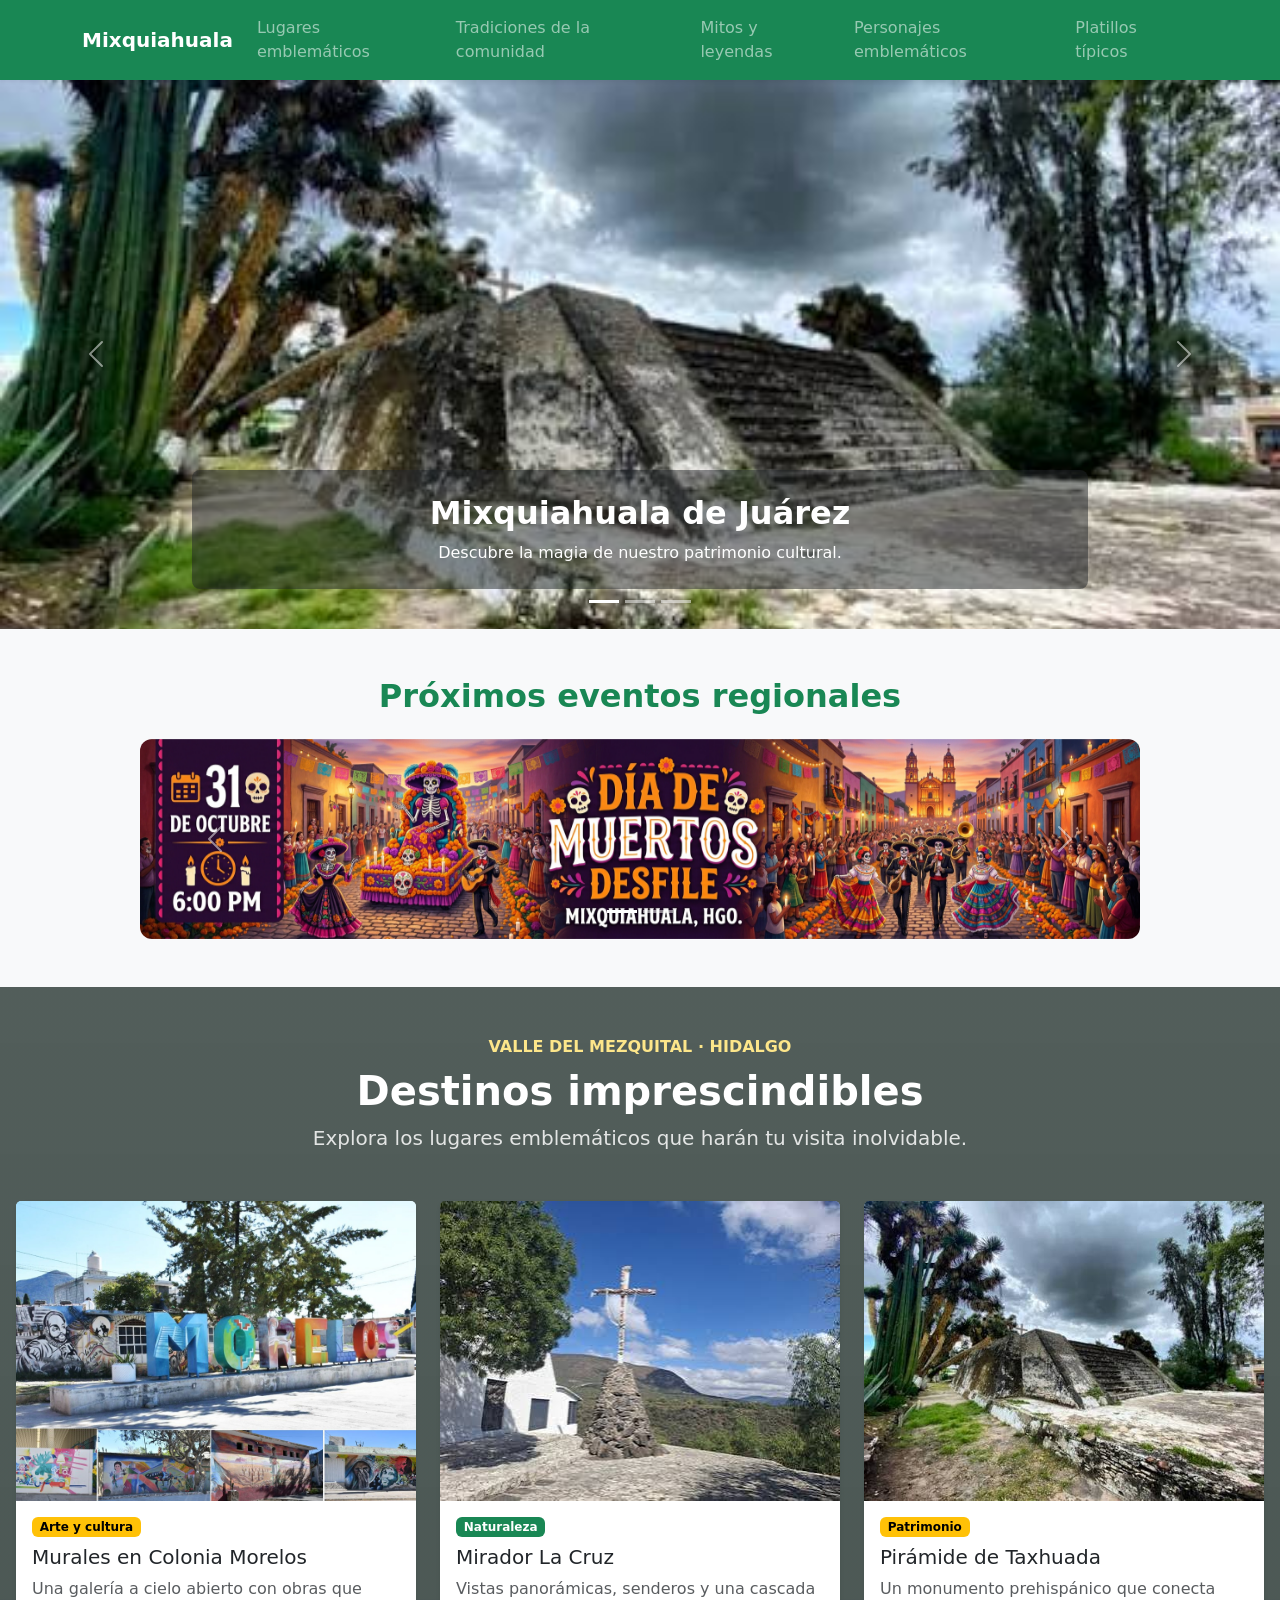
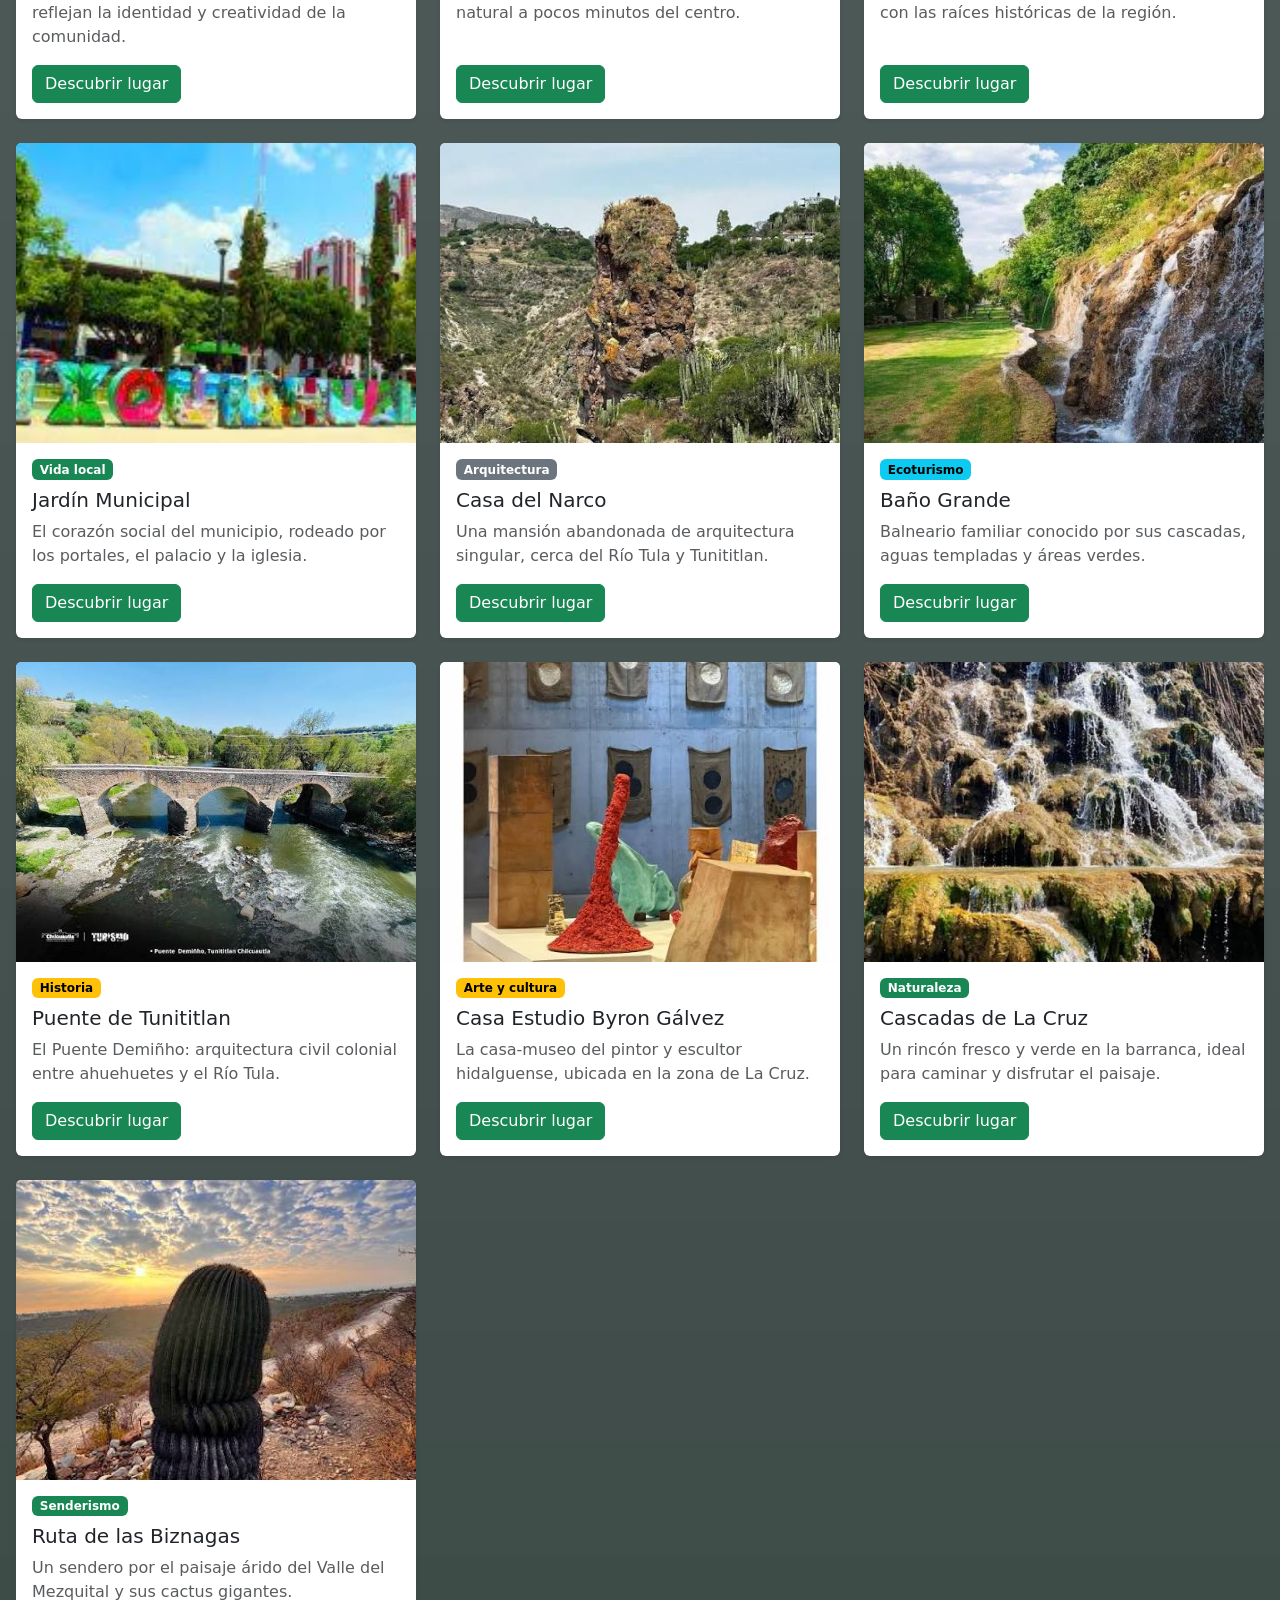
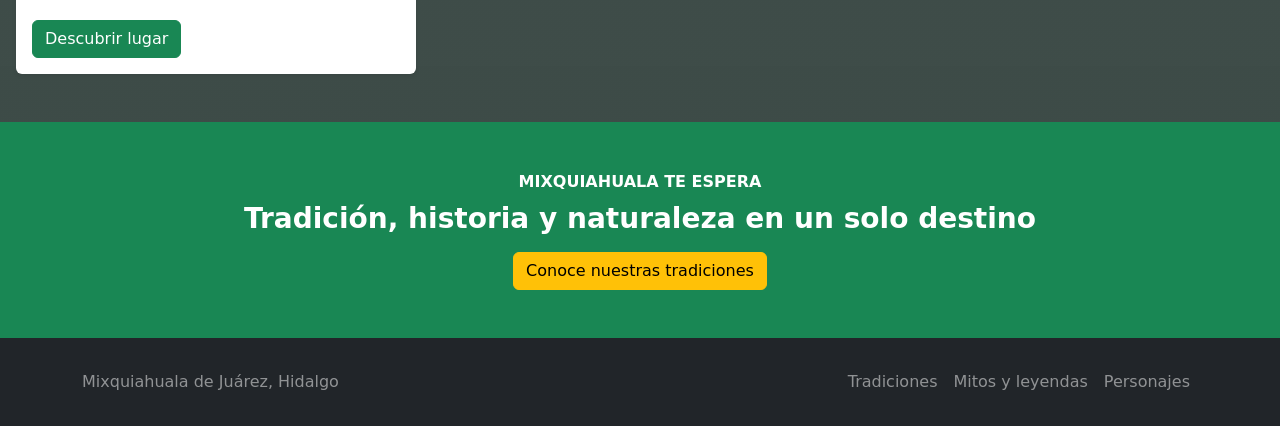
<file: index.html>
<!doctype html>
<html lang="es">
<head>
    <meta charset="utf-8">
    <meta name="viewport" content="width=device-width, initial-scale=1">
    <meta name="description" content="Descubre los lugares emblemáticos, la historia y la naturaleza de Mixquiahuala de Juárez, Hidalgo.">
    <meta name="theme-color" content="#198754">
    <title>Mixquiahuala de Juárez | Destino turístico</title>
    <link href="https://cdn.jsdelivr.net/npm/bootstrap@5.3.3/dist/css/bootstrap.min.css" rel="stylesheet" integrity="sha384-QWTKZyjpPEjISv5WaRU9OFeRpok6YctnYmDr5pNlyT2bRjXh0JMhjY6hW+ALEwIH" crossorigin="anonymous">
    <link href="https://cdn.jsdelivr.net/npm/bootstrap-icons@1.11.3/font/bootstrap-icons.min.css" rel="stylesheet">
    <link rel="preconnect" href="https://fonts.googleapis.com">
    <link rel="preconnect" href="https://fonts.gstatic.com" crossorigin>
    <link href="https://fonts.googleapis.com/css2?family=Lora:wght@500;600;700&family=Montserrat:wght@400;500;600;700&display=swap" rel="stylesheet">
    <link rel="stylesheet" href="style/index.css">
</head>
<body class="bg-body-tertiary">
    <a class="visually-hidden-focusable position-absolute top-0 start-0 z-3 p-3 bg-white" href="#contenido">Saltar al contenido</a>

    <header>
        <nav class="navbar navbar-expand-lg navbar-dark bg-success sticky-top shadow-sm" aria-label="Navegación principal">
            <div class="container">
                <a class="navbar-brand fw-bold" href="index.html">Mixquiahuala</a>
                <button class="navbar-toggler" type="button" data-bs-toggle="collapse" data-bs-target="#mainNavigation" aria-controls="mainNavigation" aria-expanded="false" aria-label="Abrir o cerrar el menú">
                    <span class="navbar-toggler-icon"></span>
                </button>
                <div class="collapse navbar-collapse" id="mainNavigation">
                    <ul class="navbar-nav ms-auto align-items-lg-center gap-lg-2">
                        <li class="nav-item"><a class="nav-link" href="#lugares">Lugares emblemáticos</a></li>
                        <li class="nav-item"><a class="nav-link" href="Tradiciones.html">Tradiciones de la comunidad</a></li>
                        <li class="nav-item"><a class="nav-link" href="Mitos.html">Mitos y leyendas</a></li>
                        <li class="nav-item"><a class="nav-link" href="Personajes.html">Personajes emblemáticos</a></li>
                        <li class="nav-item"><a class="nav-link" href="Platillos.html">Platillos típicos</a></li>
                    </ul>
                </div>
            </div>
        </nav>
    </header>

    <main id="contenido">
        <section class="container-fluid p-0" aria-label="Descubre Mixquiahuala">
            <div id="heroCarousel" class="carousel slide carousel-fade" data-bs-ride="carousel">
                <div class="carousel-indicators">
                    <button type="button" data-bs-target="#heroCarousel" data-bs-slide-to="0" class="active" aria-current="true" aria-label="Mostrar la Pirámide de Taxhuada"></button>
                    <button type="button" data-bs-target="#heroCarousel" data-bs-slide-to="1" aria-label="Mostrar los murales de Colonia Morelos"></button>
                    <button type="button" data-bs-target="#heroCarousel" data-bs-slide-to="2" aria-label="Mostrar el Puente de Tunititlan"></button>
                </div>
                <div class="carousel-inner">
                    <div class="carousel-item active">
                        <div class="ratio ratio-21x9">
                            <img src="ImagenesLugares/PiramideTaxhuada_2.jpg" class="d-block w-100 object-fit-cover" alt="Pirámide prehispánica de Taxhuada en Mixquiahuala">
                        </div>
                        <div class="carousel-caption d-block">
                            <div class="bg-dark bg-opacity-50 rounded-3 p-3 p-md-4">
                                <h1 class="h2 fw-bold">Mixquiahuala de Juárez</h1>
                                <p class="mb-0">Descubre la magia de nuestro patrimonio cultural.</p>
                            </div>
                        </div>
                    </div>
                    <div class="carousel-item">
                        <div class="ratio ratio-21x9">
                            <img src="ImagenesLugares/ColoniaMorelos_1.jpg" class="d-block w-100 object-fit-cover" alt="Mural colorido en las calles de Colonia Morelos">
                        </div>
                        <div class="carousel-caption d-block">
                            <div class="bg-dark bg-opacity-50 rounded-3 p-3 p-md-4">
                                <h2 class="h2 fw-bold">Arte que da vida a la comunidad</h2>
                                <p class="mb-0">Recorre una galería urbana llena de color e identidad.</p>
                            </div>
                        </div>
                    </div>
                    <div class="carousel-item">
                        <div class="ratio ratio-21x9">
                            <img src="ImagenesLugares/PuenteTuni_1.jpg" class="d-block w-100 object-fit-cover" alt="Arcos de piedra del histórico Puente de Tunititlan">
                        </div>
                        <div class="carousel-caption d-block">
                            <div class="bg-dark bg-opacity-50 rounded-3 p-3 p-md-4">
                                <h2 class="h2 fw-bold">Historia y naturaleza</h2>
                                <p class="mb-0">Explora los paisajes y rincones emblemáticos del municipio.</p>
                            </div>
                        </div>
                    </div>
                </div>
                <button class="carousel-control-prev" type="button" data-bs-target="#heroCarousel" data-bs-slide="prev" aria-label="Diapositiva anterior">
                    <span class="carousel-control-prev-icon" aria-hidden="true"></span>
                </button>
                <button class="carousel-control-next" type="button" data-bs-target="#heroCarousel" data-bs-slide="next" aria-label="Diapositiva siguiente">
                    <span class="carousel-control-next-icon" aria-hidden="true"></span>
                </button>
            </div>
        </section>

        <section id="eventos" class="container py-4 py-md-5" aria-labelledby="eventosTitle">
            <div class="row justify-content-center text-center mb-4">
                <div class="col-lg-8">
                    <h2 id="eventosTitle" class="h2 fw-bold text-success mb-0">Próximos eventos regionales</h2>
                </div>
            </div>
            <div id="eventosCarousel" class="carousel slide events-carousel" data-bs-ride="carousel" aria-label="Próximos eventos regionales">
                <div class="carousel-indicators">
                    <button type="button" data-bs-target="#eventosCarousel" data-bs-slide-to="0" class="active" aria-current="true" aria-label="Mostrar evento regional 1"></button>
                    <button type="button" data-bs-target="#eventosCarousel" data-bs-slide-to="1" aria-label="Mostrar evento regional 2"></button>
                </div>
                <div class="carousel-inner">
                    <div class="carousel-item active">
                        <img src="EVENTOS/EVENTO1.jpg" class="d-block w-100 events-slide-image" alt="Cartel del próximo evento regional 1">
                    </div>
                    <div class="carousel-item">
                        <img src="EVENTOS/EVENTO2.jpg" class="d-block w-100 events-slide-image" alt="Cartel del próximo evento regional 2">
                    </div>
                </div>
                <button class="carousel-control-prev" type="button" data-bs-target="#eventosCarousel" data-bs-slide="prev" aria-label="Evento anterior">
                    <span class="carousel-control-prev-icon" aria-hidden="true"></span>
                </button>
                <button class="carousel-control-next" type="button" data-bs-target="#eventosCarousel" data-bs-slide="next" aria-label="Evento siguiente">
                    <span class="carousel-control-next-icon" aria-hidden="true"></span>
                </button>
            </div>
        </section>

        <section id="lugares" class="container py-5">
            <div class="row justify-content-center text-center mb-4 mb-lg-5">
                <div class="col-lg-8">
                    <p class="text-success text-uppercase fw-semibold mb-2">Valle del Mezquital · Hidalgo</p>
                    <h2 class="display-6 fw-bold">Destinos imprescindibles</h2>
                    <p class="lead text-body-secondary mb-0">Explora los lugares emblemáticos que harán tu visita inolvidable.</p>
                </div>
            </div>

            <div class="row row-cols-1 row-cols-md-2 row-cols-lg-3 g-4">
                <div class="col"><article class="card h-100 shadow-sm border-0">
                    <div class="ratio ratio-4x3"><img src="ImagenesLugares/ColoniaMorelos_1.jpg" class="card-img-top object-fit-cover" alt="Mural artístico en Colonia Morelos"></div>
                    <div class="card-body d-flex flex-column"><span class="badge text-bg-warning align-self-start mb-2">Arte y cultura</span><h3 class="h5 card-title">Murales en Colonia Morelos</h3><p class="card-text text-body-secondary">Una galería a cielo abierto con obras que reflejan la identidad y creatividad de la comunidad.</p><button class="btn btn-success mt-auto align-self-start" type="button" data-bs-toggle="modal" data-bs-target="#modal1">Descubrir lugar</button></div>
                </article></div>
                <div class="col"><article class="card h-100 shadow-sm border-0">
                    <div class="ratio ratio-4x3"><img src="ImagenesLugares/LaCruz_1.jpg" class="card-img-top object-fit-cover" alt="Mirador natural de La Cruz en Mixquiahuala"></div>
                    <div class="card-body d-flex flex-column"><span class="badge text-bg-success align-self-start mb-2">Naturaleza</span><h3 class="h5 card-title">Mirador La Cruz</h3><p class="card-text text-body-secondary">Vistas panorámicas, senderos y una cascada natural a pocos minutos del centro.</p><button class="btn btn-success mt-auto align-self-start" type="button" data-bs-toggle="modal" data-bs-target="#modal2">Descubrir lugar</button></div>
                </article></div>
                <div class="col"><article class="card h-100 shadow-sm border-0">
                    <div class="ratio ratio-4x3"><img src="ImagenesLugares/PiramideTaxhuada_2.jpg" class="card-img-top object-fit-cover" alt="Vestigio arqueológico de la Pirámide de Taxhuada"></div>
                    <div class="card-body d-flex flex-column"><span class="badge text-bg-warning align-self-start mb-2">Patrimonio</span><h3 class="h5 card-title">Pirámide de Taxhuada</h3><p class="card-text text-body-secondary">Un monumento prehispánico que conecta con las raíces históricas de la región.</p><button class="btn btn-success mt-auto align-self-start" type="button" data-bs-toggle="modal" data-bs-target="#modal3">Descubrir lugar</button></div>
                </article></div>
                <div class="col"><article class="card h-100 shadow-sm border-0">
                    <div class="ratio ratio-4x3"><img src="ImagenesLugares/JardinMunicipal_1.jpg" class="card-img-top object-fit-cover" alt="Árboles y andadores del Jardín Municipal"></div>
                    <div class="card-body d-flex flex-column"><span class="badge text-bg-success align-self-start mb-2">Vida local</span><h3 class="h5 card-title">Jardín Municipal</h3><p class="card-text text-body-secondary">El corazón social del municipio, rodeado por los portales, el palacio y la iglesia.</p><button class="btn btn-success mt-auto align-self-start" type="button" data-bs-toggle="modal" data-bs-target="#modalJardinMunicipal">Descubrir lugar</button></div>
                </article></div>
                <div class="col"><article class="card h-100 shadow-sm border-0">
                    <div class="ratio ratio-4x3"><img src="ImagenesLugares/CasaNarco_1.jpg" class="card-img-top object-fit-cover" alt="Exterior de la antigua Casa del Narco junto a la barranca"></div>
                    <div class="card-body d-flex flex-column"><span class="badge text-bg-secondary align-self-start mb-2">Arquitectura</span><h3 class="h5 card-title">Casa del Narco</h3><p class="card-text text-body-secondary">Una mansión abandonada de arquitectura singular, cerca del Río Tula y Tunititlan.</p><button class="btn btn-success mt-auto align-self-start" type="button" data-bs-toggle="modal" data-bs-target="#modalCasaNarco">Descubrir lugar</button></div>
                </article></div>
                <div class="col"><article class="card h-100 shadow-sm border-0">
                    <div class="ratio ratio-4x3"><img src="ImagenesLugares/Baño_Grande_1.jpg" class="card-img-top object-fit-cover" alt="Alberca y entorno natural del balneario Baño Grande"></div>
                    <div class="card-body d-flex flex-column"><span class="badge text-bg-info align-self-start mb-2">Ecoturismo</span><h3 class="h5 card-title">Baño Grande</h3><p class="card-text text-body-secondary">Balneario familiar conocido por sus cascadas, aguas templadas y áreas verdes.</p><button class="btn btn-success mt-auto align-self-start" type="button" data-bs-toggle="modal" data-bs-target="#modalBanoGrande">Descubrir lugar</button></div>
                </article></div>
                <div class="col"><article class="card h-100 shadow-sm border-0">
                    <div class="ratio ratio-4x3"><img src="ImagenesLugares/PuenteTuni_1.jpg" class="card-img-top object-fit-cover" alt="Puente colonial de piedra de Tunititlan sobre el Río Tula"></div>
                    <div class="card-body d-flex flex-column"><span class="badge text-bg-warning align-self-start mb-2">Historia</span><h3 class="h5 card-title">Puente de Tunititlan</h3><p class="card-text text-body-secondary">El Puente Demiñho: arquitectura civil colonial entre ahuehuetes y el Río Tula.</p><button class="btn btn-success mt-auto align-self-start" type="button" data-bs-toggle="modal" data-bs-target="#modal7">Descubrir lugar</button></div>
                </article></div>
                <div class="col"><article class="card h-100 shadow-sm border-0">
                    <div class="ratio ratio-4x3"><img src="ImagenesLugares/CasaByron_2.jpg" class="card-img-top object-fit-cover" alt="Casa Estudio de Byron Gálvez en Mixquiahuala"></div>
                    <div class="card-body d-flex flex-column"><span class="badge text-bg-warning align-self-start mb-2">Arte y cultura</span><h3 class="h5 card-title">Casa Estudio Byron Gálvez</h3><p class="card-text text-body-secondary">La casa-museo del pintor y escultor hidalguense, ubicada en la zona de La Cruz.</p><button class="btn btn-success mt-auto align-self-start" type="button" data-bs-toggle="modal" data-bs-target="#modal8">Descubrir lugar</button></div>
                </article></div>
                <div class="col"><article class="card h-100 shadow-sm border-0">
                    <div class="ratio ratio-4x3"><img src="ImagenesLugares/CascadaLaCruz_1.jpg" class="card-img-top object-fit-cover" alt="Cascada rodeada de vegetación en La Cruz"></div>
                    <div class="card-body d-flex flex-column"><span class="badge text-bg-success align-self-start mb-2">Naturaleza</span><h3 class="h5 card-title">Cascadas de La Cruz</h3><p class="card-text text-body-secondary">Un rincón fresco y verde en la barranca, ideal para caminar y disfrutar el paisaje.</p><button class="btn btn-success mt-auto align-self-start" type="button" data-bs-toggle="modal" data-bs-target="#modal9">Descubrir lugar</button></div>
                </article></div>
                <div class="col"><article class="card h-100 shadow-sm border-0">
                    <div class="ratio ratio-4x3"><img src="ImagenesLugares/RutaBiznagas_1.jpg" class="card-img-top object-fit-cover" alt="Biznagas en el paisaje árido de la ruta del norte"></div>
                    <div class="card-body d-flex flex-column"><span class="badge text-bg-success align-self-start mb-2">Senderismo</span><h3 class="h5 card-title">Ruta de las Biznagas</h3><p class="card-text text-body-secondary">Un sendero por el paisaje árido del Valle del Mezquital y sus cactus gigantes.</p><button class="btn btn-success mt-auto align-self-start" type="button" data-bs-toggle="modal" data-bs-target="#modal10">Descubrir lugar</button></div>
                </article></div>
            </div>
        </section>

        <section class="bg-success text-white py-5" aria-label="Invitación">
            <div class="container text-center"><p class="text-uppercase fw-semibold mb-2">Mixquiahuala te espera</p><h2 class="h3 fw-bold">Tradición, historia y naturaleza en un solo destino</h2><a class="btn btn-warning mt-2" href="Tradiciones.html">Conoce nuestras tradiciones</a></div>
        </section>
    </main>

    <footer class="bg-dark text-white-50 py-4">
        <div class="container d-flex flex-column flex-md-row justify-content-between align-items-md-center gap-2">
            <p class="mb-0">Mixquiahuala de Juárez, Hidalgo</p>
            <nav aria-label="Navegación de pie de página"><ul class="nav"><li class="nav-item"><a class="nav-link text-white-50 px-2" href="Tradiciones.html">Tradiciones</a></li><li class="nav-item"><a class="nav-link text-white-50 px-2" href="Mitos.html">Mitos y leyendas</a></li><li class="nav-item"><a class="nav-link text-white-50 px-2" href="Personajes.html">Personajes</a></li></ul></nav>
        </div>
    </footer>

    <div class="modal fade" id="modal1" tabindex="-1" aria-labelledby="modal1Title" aria-hidden="true">
        <div class="modal-dialog modal-xl modal-dialog-centered destination-modal-dialog">
            <div class="modal-content destination-modal-content overflow-hidden border-0 rounded-4 shadow-lg">
                <button type="button" class="btn-close position-absolute top-0 end-0 m-3 z-3 bg-white p-2 rounded-circle shadow-sm" data-bs-dismiss="modal" aria-label="Cerrar"></button>
                <div class="row g-0 destination-modal-row">
                    <div class="col-lg-6 position-relative destination-modal-gallery">
                        <div id="gallery1" class="carousel slide h-100 destination-modal-carousel" data-bs-ride="false" aria-label="Galería de murales de Colonia Morelos">
                            <div class="carousel-indicators">
                                <button type="button" data-bs-target="#gallery1" data-bs-slide-to="0" class="active" aria-current="true" aria-label="Imagen 1"></button>
                                <button type="button" data-bs-target="#gallery1" data-bs-slide-to="1" aria-label="Imagen 2"></button>
                                <button type="button" data-bs-target="#gallery1" data-bs-slide-to="2" aria-label="Imagen 3"></button>
                            </div>
                            <div class="carousel-inner h-100">
                                <div class="carousel-item active h-100"><img src="ImagenesLugares/ColoniaMorelos_1.jpg" class="d-block w-100 h-100 object-fit-cover" alt="Mural artístico en Colonia Morelos"></div>
                                <div class="carousel-item h-100"><img src="ImagenesLugares/ColoniaMorelos_2.jpg" class="d-block w-100 h-100 object-fit-cover" alt="Segundo mural de la galería urbana de Colonia Morelos"></div>
                                <div class="carousel-item h-100"><img src="ImagenesLugares/ColoniaMorelos_3.jpg" class="d-block w-100 h-100 object-fit-cover" alt="Obra de arte urbano en Colonia Morelos"></div>
                            </div>
                            <button class="carousel-control-prev" type="button" data-bs-target="#gallery1" data-bs-slide="prev" aria-label="Imagen anterior"><span class="carousel-control-prev-icon" aria-hidden="true"></span></button>
                            <button class="carousel-control-next" type="button" data-bs-target="#gallery1" data-bs-slide="next" aria-label="Imagen siguiente"><span class="carousel-control-next-icon" aria-hidden="true"></span></button>
                        </div>
                    </div>
                    <div class="col-lg-6 p-4 p-md-5 d-flex flex-column justify-content-between bg-white destination-modal-info">
                        <div>
                            <span class="badge bg-warning text-dark px-3 py-2 rounded-pill fw-bold text-uppercase mb-3">Arte y cultura</span>
                            <h2 class="display-6 fw-bold text-dark mb-3" id="modal1Title">Murales en Colonia Morelos</h2>
                            <p class="text-secondary lead fs-6 lh-lg mb-4">La colonia Morelos se ha convertido en un lienzo a cielo abierto. Sus calles están llenas de color y vida gracias a más de 160 murales realizados por artistas de 22 países. Cada obra cuenta una historia que refleja la identidad de nuestra comunidad.</p>
                            <div class="row g-3 mb-4">
                                <div class="col-6"><div class="p-3 border rounded-3 bg-light h-100"><span class="d-block text-muted small fw-semibold">UBICACIÓN</span><span class="fw-bold text-dark">Colonia Morelos, Mixquiahuala</span></div></div>
                                <div class="col-6"><div class="p-3 border rounded-3 bg-light h-100"><span class="d-block text-muted small fw-semibold">DATO DESTACADO</span><span class="fw-bold text-dark">160+ murales de 22 países</span></div></div>
                            </div>
                            <div class="p-3 bg-warning-subtle text-warning-emphasis border-start border-warning border-4 rounded-end mb-4"><small><strong>Tip del visitante:</strong> Recorre las calles Morelos, Abasolo y Allende. Lleva agua y protección solar.</small></div>
                        </div>
                        <div class="pt-3 border-top d-flex gap-2 justify-content-end align-items-center">
                            <button type="button" class="btn btn-outline-secondary rounded-pill px-4" data-bs-dismiss="modal">Cerrar</button>
                            <a href="https://maps.google.com/?q=Colonia+Morelos+Mixquiahuala+Hidalgo" target="_blank" rel="noopener noreferrer" class="btn btn-success rounded-pill px-4 fw-bold shadow-sm d-inline-flex align-items-center gap-2 destination-location-button"><i class="bi bi-geo-alt-fill" aria-hidden="true"></i>Ver ubicación</a>
                        </div>
                    </div>
                </div>
            </div>
        </div>
    </div>

    <div class="modal fade" id="modal2" tabindex="-1" aria-labelledby="modal2Title" aria-hidden="true">
        <div class="modal-dialog modal-xl modal-dialog-centered destination-modal-dialog">
            <div class="modal-content destination-modal-content overflow-hidden border-0 rounded-4 shadow-lg">
                <button type="button" class="btn-close position-absolute top-0 end-0 m-3 z-3 bg-white p-2 rounded-circle shadow-sm" data-bs-dismiss="modal" aria-label="Cerrar"></button>
                <div class="row g-0 destination-modal-row">
                    <div class="col-lg-6 position-relative destination-modal-gallery">
                        <div id="gallery2" class="carousel slide h-100 destination-modal-carousel" data-bs-ride="carousel" aria-label="Galería de La Cruz">
                            <div class="carousel-inner h-100">
                                <div class="carousel-item active h-100"><img src="ImagenesLugares/LaCruz_1.jpg" class="d-block w-100 h-100 object-fit-cover" alt="Mirador de La Cruz en Mixquiahuala"></div>
                                <div class="carousel-item h-100"><img src="ImagenesLugares/LaCruz_2.jpg" class="d-block w-100 h-100 object-fit-cover" alt="Paisaje natural de La Cruz"></div>
                                <div class="carousel-item h-100"><img src="ImagenesLugares/LaCruz_3.jpg" class="d-block w-100 h-100 object-fit-cover" alt="Sendero de La Cruz"></div>
                            </div>
                            <button class="carousel-control-prev" type="button" data-bs-target="#gallery2" data-bs-slide="prev" aria-label="Imagen anterior"><span class="carousel-control-prev-icon" aria-hidden="true"></span></button>
                            <button class="carousel-control-next" type="button" data-bs-target="#gallery2" data-bs-slide="next" aria-label="Imagen siguiente"><span class="carousel-control-next-icon" aria-hidden="true"></span></button>
                        </div>
                    </div>
                    <div class="col-lg-6 p-4 p-md-5 d-flex flex-column justify-content-between bg-white destination-modal-info">
                        <div>
                            <span class="badge bg-warning text-dark px-3 py-2 rounded-pill fw-bold text-uppercase mb-3">Naturaleza</span>
                            <h2 class="display-6 fw-bold text-dark mb-3" id="modal2Title">La Cruz: mirador y cascada natural</h2>
                            <p class="text-secondary lead fs-6 lh-lg mb-4">A pocos minutos del centro, La Cruz combina senderismo con paisajes impresionantes. Su mirador panorámico y su cascada invitan a disfrutar la aventura, la fotografía y la tranquilidad. El manantial ofrece agua fresca y cristalina.</p>
                            <div class="row g-3 mb-4">
                                <div class="col-6"><div class="p-3 border rounded-3 bg-light h-100"><span class="d-block text-muted small fw-semibold">UBICACIÓN</span><span class="fw-bold text-dark">Lerdo de Tejada 68, El Calvario</span></div></div>
                                <div class="col-6"><div class="p-3 border rounded-3 bg-light h-100"><span class="d-block text-muted small fw-semibold">DATO DESTACADO</span><span class="fw-bold text-dark">Manantial de agua fresca</span></div></div>
                            </div>
                            <div class="p-3 bg-warning-subtle text-warning-emphasis border-start border-warning border-4 rounded-end mb-4"><small><strong>Tip del visitante:</strong> Lleva calzado con buen agarre para los senderos y las piedras húmedas. Regresa con todos tus residuos.</small></div>
                        </div>
                        <div class="pt-3 border-top d-flex gap-2 justify-content-end align-items-center">
                            <button type="button" class="btn btn-outline-secondary rounded-pill px-4" data-bs-dismiss="modal">Cerrar</button>
                            <a href="https://maps.google.com/?q=La+Cruz+Mixquiahuala+Hidalgo" target="_blank" rel="noopener noreferrer" class="btn btn-success rounded-pill px-4 fw-bold shadow-sm d-inline-flex align-items-center gap-2 destination-location-button"><span aria-hidden="true">📍</span>Cómo llegar</a>
                        </div>
                    </div>
                </div>
            </div>
        </div>
    </div>

    <div class="modal fade" id="modal3" tabindex="-1" aria-labelledby="modal3Title" aria-hidden="true">
        <div class="modal-dialog modal-xl modal-dialog-centered destination-modal-dialog">
            <div class="modal-content destination-modal-content overflow-hidden border-0 rounded-4 shadow-lg">
                <div class="row g-0 destination-modal-row">
                    <div class="col-lg-6 position-relative destination-modal-gallery">
                        <div id="gallery3" class="carousel carousel-fade h-100 destination-modal-carousel" data-bs-ride="false" aria-label="Galería de la Pirámide de Taxhuada">
                            <div class="carousel-indicators heritage-indicators">
                                <button type="button" data-bs-target="#gallery3" data-bs-slide-to="0" class="active" aria-current="true" aria-label="Imagen 1"></button>
                                <button type="button" data-bs-target="#gallery3" data-bs-slide-to="1" aria-label="Imagen 2"></button>
                                <button type="button" data-bs-target="#gallery3" data-bs-slide-to="2" aria-label="Imagen 3"></button>
                            </div>
                            <div class="carousel-inner h-100">
                                <div class="carousel-item active h-100"><img src="ImagenesLugares/PiramideTaxhuada_2.jpg" class="d-block w-100 h-100 object-fit-cover" alt="Pirámide de Taxhuada, vista principal"></div>
                                <div class="carousel-item h-100"><img src="ImagenesLugares/PiramideTaxhuada_3.jpg" class="d-block w-100 h-100 object-fit-cover" alt="Detalle de la Pirámide de Taxhuada"></div>
                                <div class="carousel-item h-100"><img src="ImagenesLugares/PiramideTaxhuada_1" class="d-block w-100 h-100 object-fit-cover" alt="Vista adicional de la Pirámide de Taxhuada"></div>
                            </div>
                            <p class="heritage-gallery-note mb-0">Memoria viva del Valle del Mezquital</p>
                            <button class="carousel-control-prev heritage-control" type="button" data-bs-target="#gallery3" data-bs-slide="prev" aria-label="Imagen anterior"><span class="carousel-control-prev-icon" aria-hidden="true"></span></button>
                            <button class="carousel-control-next heritage-control" type="button" data-bs-target="#gallery3" data-bs-slide="next" aria-label="Imagen siguiente"><span class="carousel-control-next-icon" aria-hidden="true"></span></button>
                        </div>
                    </div>
                    <div class="col-lg-6 p-4 p-md-5 d-flex flex-column justify-content-between bg-white destination-modal-info">
                        <div class="modal-header heritage-content-header border-0">
                            <div>
                                <span class="badge rounded-pill heritage-badge text-uppercase fw-bold px-3 py-2 mb-3">Patrimonio</span>
                                <h2 class="heritage-title mb-0" id="modal3Title">Pirámide de Taxhuada</h2>
                                <p class="text-body-secondary mt-2 mb-0">Pirámide de Donijá · Mixquiahuala de Juárez</p>
                            </div>
                            <button type="button" class="btn-close ms-3 flex-shrink-0" data-bs-dismiss="modal" aria-label="Cerrar"></button>
                        </div>
                        <div class="modal-body heritage-body">
                            <p class="heritage-description text-muted mb-4">Ubicada en el panteón comunitario del barrio de Taxhuada, la Pirámide de Donijá es un <strong>monumento prehispánico</strong> descubierto accidentalmente en 1946, cuando los pobladores extraían piedra para construir la barda del cementerio. Su nombre en otomí se interpreta como <em>«iglesia vieja»</em> o <em>«templo de la flor»</em>.</p>
                            <div class="row g-3 mb-4">
                                <div class="col-12"><article class="heritage-info-card d-flex gap-3"><span class="heritage-icon" aria-hidden="true"><i class="bi bi-geo-alt-fill"></i></span><div><h3 class="h6 fw-bold mb-2">Ubicación</h3><p class="text-body-secondary mb-0">Barrio de Taxhuada, Mixquiahuala de Juárez, Hidalgo.</p></div></article></div>
                                <div class="col-12"><article class="heritage-info-card d-flex gap-3"><span class="heritage-icon" aria-hidden="true"><i class="bi bi-hourglass-split"></i></span><div><h3 class="h6 fw-bold mb-2">Dato destacado</h3><p class="text-body-secondary mb-0">Su estructura reúne influencias indígenas y elementos de la tradición católica, reflejo de distintas etapas históricas.</p></div></article></div>
                            </div>
                            <aside class="alert heritage-callout d-flex align-items-start gap-3 mb-0" role="note"><i class="bi bi-leaf-fill heritage-callout-icon fs-4" aria-hidden="true"></i><div><h3 class="h6 fw-bold mb-1">Visita respetuosa</h3><p class="mb-0">El mantenimiento depende de la comunidad. Cuida el monumento, respeta el espacio y no dejes basura.</p></div></aside>
                        </div>
                        <div class="pt-3 border-top d-flex gap-2 justify-content-end align-items-center heritage-modal-footer">
                            <button type="button" class="btn btn-outline-secondary rounded-pill px-4" data-bs-dismiss="modal">Cerrar</button>
                            <a class="btn btn-success rounded-pill px-4 fw-bold shadow-sm d-inline-flex align-items-center gap-2 heritage-map-button" href="https://www.google.com/maps/search/?api=1&query=Pir%C3%A1mide+de+Taxhuada+Mixquiahuala" target="_blank" rel="noopener noreferrer"><span aria-hidden="true">📍</span>Cómo llegar</a>
                        </div>
                    </div>
                </div>
            </div>
        </div>
    </div>

    <div class="modal fade" id="modalJardinMunicipal" tabindex="-1" aria-labelledby="modalJardinMunicipalTitle" aria-hidden="true">
        <div class="modal-dialog modal-xl modal-dialog-centered destination-modal-dialog">
            <div class="modal-content destination-modal-content overflow-hidden border-0 rounded-4 shadow-lg">
                <button type="button" class="btn-close position-absolute top-0 end-0 m-3 z-3 bg-white p-2 rounded-circle shadow-sm" data-bs-dismiss="modal" aria-label="Cerrar"></button>
                <div class="row g-0 destination-modal-row">
                    <div class="col-lg-6 position-relative destination-modal-gallery">
                        <div id="carousel_JardinMunicipal" class="carousel slide h-100 destination-modal-carousel" data-bs-ride="carousel" aria-label="Galería del Jardín Municipal">
                            <div class="carousel-inner h-100">
                                <div class="carousel-item active h-100"><img src="ImagenesLugares/JardinMunicipal_1.jpg" class="d-block w-100 h-100 object-fit-cover" alt="Jardín Municipal de Mixquiahuala"></div>
                                <div class="carousel-item h-100"><img src="ImagenesLugares/JardinMunicipal_2.jpg" class="d-block w-100 h-100 object-fit-cover" alt="Andadores y áreas verdes del Jardín Municipal"></div>
                                <div class="carousel-item h-100"><img src="ImagenesLugares/JardinMunicipal_3.jpg" class="d-block w-100 h-100 object-fit-cover" alt="Portales del centro de Mixquiahuala"></div>
                            </div>
                            <button class="carousel-control-prev" type="button" data-bs-target="#carousel_JardinMunicipal" data-bs-slide="prev" aria-label="Imagen anterior"><span class="carousel-control-prev-icon" aria-hidden="true"></span></button>
                            <button class="carousel-control-next" type="button" data-bs-target="#carousel_JardinMunicipal" data-bs-slide="next" aria-label="Imagen siguiente"><span class="carousel-control-next-icon" aria-hidden="true"></span></button>
                        </div>
                    </div>
                    <div class="col-lg-6 p-4 p-md-5 d-flex flex-column justify-content-between bg-white destination-modal-info">
                        <div>
                            <span class="badge bg-success text-white px-3 py-2 rounded-pill fw-bold text-uppercase mb-3">Vida local</span>
                            <h2 class="display-6 fw-bold text-dark mb-3" id="modalJardinMunicipalTitle">Jardín Municipal</h2>
                            <p class="text-secondary lead fs-6 lh-lg mb-4">El corazón social del municipio, rodeado por los tradicionales portales, el palacio municipal y la iglesia principal. Un espacio perfecto para caminar, disfrutar del ambiente local y conocer la convivencia comunitaria.</p>
                            <div class="row g-3 mb-4">
                                <div class="col-6"><div class="p-3 border rounded-3 bg-light h-100"><span class="d-block text-muted small fw-semibold">UBICACIÓN</span><span class="fw-bold text-dark">Centro Histórico, Mixquiahuala de Juárez</span></div></div>
                                <div class="col-6"><div class="p-3 border rounded-3 bg-light h-100"><span class="d-block text-muted small fw-semibold">DATO DESTACADO</span><span class="fw-bold text-dark">Punto de encuentro tradicional con arquitectura colonial</span></div></div>
                            </div>
                            <div class="p-3 bg-warning-subtle text-warning-emphasis border-start border-warning border-4 rounded-end mb-4"><small><strong>Tip del visitante:</strong> Visítalo al atardecer para disfrutar de los antojitos locales en los portales.</small></div>
                        </div>
                        <div class="pt-3 border-top d-flex gap-2 justify-content-end align-items-center">
                            <button type="button" class="btn btn-outline-secondary rounded-pill px-4" data-bs-dismiss="modal">Cerrar</button>
                            <a href="https://maps.google.com/?q=Jard%C3%ADn+Municipal+Mixquiahuala+Hidalgo" target="_blank" rel="noopener noreferrer" class="btn btn-success rounded-pill px-4 fw-bold shadow-sm d-inline-flex align-items-center gap-2 destination-location-button"><span aria-hidden="true">📍</span>Cómo llegar</a>
                        </div>
                    </div>
                </div>
            </div>
        </div>
    </div>

    <div class="modal fade" id="modalCasaNarco" tabindex="-1" aria-labelledby="modalCasaNarcoTitle" aria-hidden="true">
        <div class="modal-dialog modal-xl modal-dialog-centered destination-modal-dialog">
            <div class="modal-content destination-modal-content overflow-hidden border-0 rounded-4 shadow-lg">
                <button type="button" class="btn-close position-absolute top-0 end-0 m-3 z-3 bg-white p-2 rounded-circle shadow-sm" data-bs-dismiss="modal" aria-label="Cerrar"></button>
                <div class="row g-0 destination-modal-row">
                    <div class="col-lg-6 position-relative destination-modal-gallery">
                        <div id="carousel_CasaNarco" class="carousel slide h-100 destination-modal-carousel" data-bs-ride="carousel" aria-label="Galería de la Casa del Narco">
                            <div class="carousel-inner h-100">
                                <div class="carousel-item active h-100"><img src="ImagenesLugares/CasaNarco_1.jpg" class="d-block w-100 h-100 object-fit-cover" alt="Casa del Narco cerca de la barranca"></div>
                                <div class="carousel-item h-100"><img src="ImagenesLugares/CasaNarco_2.jpg" class="d-block w-100 h-100 object-fit-cover" alt="Vista de la estructura abandonada"></div>
                                <div class="carousel-item h-100"><img src="ImagenesLugares/CasaNarco_3.jpg" class="d-block w-100 h-100 object-fit-cover" alt="Detalle de la arquitectura de la Casa del Narco"></div>
                            </div>
                            <button class="carousel-control-prev" type="button" data-bs-target="#carousel_CasaNarco" data-bs-slide="prev" aria-label="Imagen anterior"><span class="carousel-control-prev-icon" aria-hidden="true"></span></button>
                            <button class="carousel-control-next" type="button" data-bs-target="#carousel_CasaNarco" data-bs-slide="next" aria-label="Imagen siguiente"><span class="carousel-control-next-icon" aria-hidden="true"></span></button>
                        </div>
                    </div>
                    <div class="col-lg-6 p-4 p-md-5 d-flex flex-column justify-content-between bg-white destination-modal-info">
                        <div>
                            <span class="badge bg-secondary text-white px-3 py-2 rounded-pill fw-bold text-uppercase mb-3">Arquitectura</span>
                            <h2 class="display-6 fw-bold text-dark mb-3" id="modalCasaNarcoTitle">Casa del Narco</h2>
                            <p class="text-secondary lead fs-6 lh-lg mb-4">Una enigmática estructura abandonada de arquitectura singular ubicada cerca del Río Tula y Tunititlán. Se ha convertido en un punto de interés visual e intriga histórica para los visitantes de la región.</p>
                            <div class="row g-3 mb-4">
                                <div class="col-6"><div class="p-3 border rounded-3 bg-light h-100"><span class="d-block text-muted small fw-semibold">UBICACIÓN</span><span class="fw-bold text-dark">Cercanías del Río Tula y Tunititlán, Mixquiahuala</span></div></div>
                                <div class="col-6"><div class="p-3 border rounded-3 bg-light h-100"><span class="d-block text-muted small fw-semibold">DATO DESTACADO</span><span class="fw-bold text-dark">Arquitectura atípica rodeada de paisaje natural</span></div></div>
                            </div>
                            <div class="p-3 bg-warning-subtle text-warning-emphasis border-start border-warning border-4 rounded-end mb-4"><small><strong>Tip del visitante:</strong> Mantén la precaución al explorar los alrededores y respeta las zonas señalizadas. No ingreses a estructuras inestables.</small></div>
                        </div>
                        <div class="pt-3 border-top d-flex gap-2 justify-content-end align-items-center">
                            <button type="button" class="btn btn-outline-secondary rounded-pill px-4" data-bs-dismiss="modal">Cerrar</button>
                            <a href="https://maps.google.com/?q=Casa+del+Narco+Rio+Tula+Tunititlan+Mixquiahuala" target="_blank" rel="noopener noreferrer" class="btn btn-success rounded-pill px-4 fw-bold shadow-sm d-inline-flex align-items-center gap-2 destination-location-button"><span aria-hidden="true">📍</span>Cómo llegar</a>
                        </div>
                    </div>
                </div>
            </div>
        </div>
    </div>

    <div class="modal fade" id="modalBanoGrande" tabindex="-1" aria-labelledby="modalBanoGrandeTitle" aria-hidden="true">
        <div class="modal-dialog modal-xl modal-dialog-centered destination-modal-dialog">
            <div class="modal-content destination-modal-content overflow-hidden border-0 rounded-4 shadow-lg">
                <button type="button" class="btn-close position-absolute top-0 end-0 m-3 z-3 bg-white p-2 rounded-circle shadow-sm" data-bs-dismiss="modal" aria-label="Cerrar"></button>
                <div class="row g-0 destination-modal-row">
                    <div class="col-lg-6 position-relative destination-modal-gallery">
                        <div id="carousel_BanoGrande" class="carousel slide h-100 destination-modal-carousel" data-bs-ride="carousel" aria-label="Galería de Baño Grande">
                            <div class="carousel-inner h-100">
                                <div class="carousel-item active h-100"><img src="ImagenesLugares/Baño_Grande_1.jpg" class="d-block w-100 h-100 object-fit-cover" alt="Instalaciones de Baño Grande"></div>
                                <div class="carousel-item h-100"><img src="ImagenesLugares/Baño_Grande_2.jpg" class="d-block w-100 h-100 object-fit-cover" alt="Áreas recreativas y alberca de Baño Grande"></div>
                                <div class="carousel-item h-100"><img src="ImagenesLugares/Baño_Grande_3.jpg" class="d-block w-100 h-100 object-fit-cover" alt="Entorno natural del balneario Baño Grande"></div>
                            </div>
                            <button class="carousel-control-prev" type="button" data-bs-target="#carousel_BanoGrande" data-bs-slide="prev" aria-label="Imagen anterior"><span class="carousel-control-prev-icon" aria-hidden="true"></span></button>
                            <button class="carousel-control-next" type="button" data-bs-target="#carousel_BanoGrande" data-bs-slide="next" aria-label="Imagen siguiente"><span class="carousel-control-next-icon" aria-hidden="true"></span></button>
                        </div>
                    </div>
                    <div class="col-lg-6 p-4 p-md-5 d-flex flex-column justify-content-between bg-white destination-modal-info">
                        <div>
                            <span class="badge bg-info text-white px-3 py-2 rounded-pill fw-bold text-uppercase mb-3">Ecoturismo</span>
                            <h2 class="display-6 fw-bold text-dark mb-3" id="modalBanoGrandeTitle">Baño Grande</h2>
                            <p class="text-secondary lead fs-6 lh-lg mb-4">Un popular balneario familiar rodeado de áreas verdes y conocido por sus caídas de agua, cascadas naturales y manantiales de aguas templadas ideales para el descanso y la recreación al aire libre.</p>
                            <div class="row g-3 mb-4">
                                <div class="col-6"><div class="p-3 border rounded-3 bg-light h-100"><span class="d-block text-muted small fw-semibold">UBICACIÓN</span><span class="fw-bold text-dark">Zona de Manantiales, Mixquiahuala de Juárez</span></div></div>
                                <div class="col-6"><div class="p-3 border rounded-3 bg-light h-100"><span class="d-block text-muted small fw-semibold">DATO DESTACADO</span><span class="fw-bold text-dark">Manantiales naturales de aguas templadas y ambiente familiar</span></div></div>
                            </div>
                            <div class="p-3 bg-warning-subtle text-warning-emphasis border-start border-warning border-4 rounded-end mb-4"><small><strong>Tip del visitante:</strong> Lleva ropa de cambio, calzado cómodo para agua y protector solar biodegradable.</small></div>
                        </div>
                        <div class="pt-3 border-top d-flex gap-2 justify-content-end align-items-center">
                            <button type="button" class="btn btn-outline-secondary rounded-pill px-4" data-bs-dismiss="modal">Cerrar</button>
                            <a href="https://maps.google.com/?q=Ba%C3%B1o+Grande+Mixquiahuala+Hidalgo" target="_blank" rel="noopener noreferrer" class="btn btn-success rounded-pill px-4 fw-bold shadow-sm d-inline-flex align-items-center gap-2 destination-location-button"><span aria-hidden="true">📍</span>Cómo llegar</a>
                        </div>
                    </div>
                </div>
            </div>
        </div>
    </div>

    <div class="modal fade" id="modal7" tabindex="-1" aria-labelledby="modal7Title" aria-hidden="true">
        <div class="modal-dialog modal-xl modal-dialog-centered destination-modal-dialog">
            <div class="modal-content destination-modal-content overflow-hidden border-0 rounded-4 shadow-lg">
                <button type="button" class="btn-close position-absolute top-0 end-0 m-3 z-3 bg-white p-2 rounded-circle shadow-sm" data-bs-dismiss="modal" aria-label="Cerrar"></button>
                <div class="row g-0 destination-modal-row">
                    <div class="col-lg-6 position-relative destination-modal-gallery">
                        <div id="gallery7" class="carousel slide h-100 destination-modal-carousel" data-bs-ride="carousel" aria-label="Galería del Puente de Tunititlan">
                            <div class="carousel-inner h-100">
                                <div class="carousel-item active h-100"><img src="ImagenesLugares/PuenteTuni_1.jpg" class="d-block w-100 h-100 object-fit-cover" alt="Vista del Puente de Tunititlan"></div>
                                <div class="carousel-item h-100"><img src="ImagenesLugares/PuenteTuni_2.jpg" class="d-block w-100 h-100 object-fit-cover" alt="Arcos coloniales del puente"></div>
                                <div class="carousel-item h-100"><img src="ImagenesLugares/PuenteTuni_3.jpg" class="d-block w-100 h-100 object-fit-cover" alt="Puente histórico rodeado de árboles"></div>
                            </div>
                            <button class="carousel-control-prev" type="button" data-bs-target="#gallery7" data-bs-slide="prev" aria-label="Imagen anterior"><span class="carousel-control-prev-icon" aria-hidden="true"></span></button>
                            <button class="carousel-control-next" type="button" data-bs-target="#gallery7" data-bs-slide="next" aria-label="Imagen siguiente"><span class="carousel-control-next-icon" aria-hidden="true"></span></button>
                        </div>
                    </div>
                    <div class="col-lg-6 p-4 p-md-5 d-flex flex-column justify-content-between bg-white destination-modal-info">
                        <div>
                            <span class="badge bg-warning text-dark px-3 py-2 rounded-pill fw-bold text-uppercase mb-3">Historia</span>
                            <h2 class="display-6 fw-bold text-dark mb-3" id="modal7Title">Puente de Tunititlan (Puente Demiñho)</h2>
                            <p class="text-secondary lead fs-6 lh-lg mb-4">Este puente de piedra cruza el Río Tula y conecta Mixquiahuala con Tunititlan. Sus arcos antiguos y los ahuehuetes que crecen a las orillas lo convierten en un punto de interés para la fotografía, el ciclismo y las caminatas.</p>
                            <div class="row g-3 mb-4">
                                <div class="col-6"><div class="p-3 border rounded-3 bg-light h-100"><span class="d-block text-muted small fw-semibold">UBICACIÓN</span><span class="fw-bold text-dark">Av. Melchor Ocampo, 7.ª Demarcación, Mixquiahuala</span></div></div>
                                <div class="col-6"><div class="p-3 border rounded-3 bg-light h-100"><span class="d-block text-muted small fw-semibold">DATO DESTACADO</span><span class="fw-bold text-dark">Arcos de piedra junto a antiguos ahuehuetes</span></div></div>
                            </div>
                            <div class="p-3 bg-warning-subtle text-warning-emphasis border-start border-warning border-4 rounded-end mb-4"><small><strong>Tip del visitante:</strong> Visítalo antes del atardecer, con precaución al caminar y respetando la estructura histórica.</small></div>
                        </div>
                        <div class="pt-3 border-top d-flex gap-2 justify-content-end align-items-center">
                            <button type="button" class="btn btn-outline-secondary rounded-pill px-4" data-bs-dismiss="modal">Cerrar</button>
                            <a href="https://maps.google.com/?q=Puente+de+Tunititlan+Mixquiahuala" target="_blank" rel="noopener noreferrer" class="btn btn-success rounded-pill px-4 fw-bold shadow-sm d-inline-flex align-items-center gap-2 destination-location-button"><span aria-hidden="true">📍</span>Cómo llegar</a>
                        </div>
                    </div>
                </div>
            </div>
        </div>
    </div>

    <div class="modal fade" id="modal8" tabindex="-1" aria-labelledby="modal8Title" aria-hidden="true">
        <div class="modal-dialog modal-xl modal-dialog-centered destination-modal-dialog">
            <div class="modal-content destination-modal-content overflow-hidden border-0 rounded-4 shadow-lg">
                <button type="button" class="btn-close position-absolute top-0 end-0 m-3 z-3 bg-white p-2 rounded-circle shadow-sm" data-bs-dismiss="modal" aria-label="Cerrar"></button>
                <div class="row g-0 destination-modal-row">
                    <div class="col-lg-6 position-relative destination-modal-gallery">
                        <div id="gallery8" class="carousel slide h-100 destination-modal-carousel" data-bs-ride="carousel" aria-label="Galería de la Casa Estudio">
                            <div class="carousel-inner h-100">
                                <div class="carousel-item active h-100"><img src="ImagenesLugares/Casa_Byron_1.jpg" class="d-block w-100 h-100 object-fit-cover" alt="Casa Estudio de Byron Gálvez"></div>
                                <div class="carousel-item h-100"><img src="ImagenesLugares/CasaByron_2.jpg" class="d-block w-100 h-100 object-fit-cover" alt="Vista de la casa y estudio de Byron Gálvez"></div>
                            </div>
                            <button class="carousel-control-prev" type="button" data-bs-target="#gallery8" data-bs-slide="prev" aria-label="Imagen anterior"><span class="carousel-control-prev-icon" aria-hidden="true"></span></button>
                            <button class="carousel-control-next" type="button" data-bs-target="#gallery8" data-bs-slide="next" aria-label="Imagen siguiente"><span class="carousel-control-next-icon" aria-hidden="true"></span></button>
                        </div>
                    </div>
                    <div class="col-lg-6 p-4 p-md-5 d-flex flex-column justify-content-between bg-white destination-modal-info">
                        <div>
                            <span class="badge bg-warning text-dark px-3 py-2 rounded-pill fw-bold text-uppercase mb-3">Arte y cultura</span>
                            <h2 class="display-6 fw-bold text-dark mb-3" id="modal8Title">Casa Estudio Byron Gálvez - Eva Beloglovsky</h2>
                            <p class="text-secondary lead fs-6 lh-lg mb-4">Ubicada en la zona de La Cruz, la Casa de Byron Gálvez fue el refugio donde el pintor y escultor hidalguense creó gran parte de su obra. Este espacio de memoria artística conserva talleres, pinturas y esculturas, además de ofrecer vistas hacia la barranca.</p>
                            <div class="row g-3 mb-4">
                                <div class="col-6"><div class="p-3 border rounded-3 bg-light h-100"><span class="d-block text-muted small fw-semibold">UBICACIÓN</span><span class="fw-bold text-dark">Lerdo de Tejada, zona de La Cruz</span></div></div>
                                <div class="col-6"><div class="p-3 border rounded-3 bg-light h-100"><span class="d-block text-muted small fw-semibold">DATO DESTACADO</span><span class="fw-bold text-dark">Taller y casa-museo del artista hidalguense</span></div></div>
                            </div>
                            <div class="p-3 bg-warning-subtle text-warning-emphasis border-start border-warning border-4 rounded-end mb-4"><small><strong>Tip del visitante:</strong> El espacio es privado y no tiene horario fijo. Contacta a sus gestores y confirma disponibilidad antes de ir.</small></div>
                        </div>
                        <div class="pt-3 border-top d-flex gap-2 justify-content-end align-items-center">
                            <button type="button" class="btn btn-outline-secondary rounded-pill px-4" data-bs-dismiss="modal">Cerrar</button>
                            <a href="https://maps.google.com/?q=Casa+Estudio+Byron+Galvez+Mixquiahuala" target="_blank" rel="noopener noreferrer" class="btn btn-success rounded-pill px-4 fw-bold shadow-sm d-inline-flex align-items-center gap-2 destination-location-button"><span aria-hidden="true">📍</span>Cómo llegar</a>
                        </div>
                    </div>
                </div>
            </div>
        </div>
    </div>

    <div class="modal fade" id="modal9" tabindex="-1" aria-labelledby="modal9Title" aria-hidden="true">
        <div class="modal-dialog modal-xl modal-dialog-centered destination-modal-dialog">
            <div class="modal-content destination-modal-content overflow-hidden border-0 rounded-4 shadow-lg">
                <button type="button" class="btn-close position-absolute top-0 end-0 m-3 z-3 bg-white p-2 rounded-circle shadow-sm" data-bs-dismiss="modal" aria-label="Cerrar"></button>
                <div class="row g-0 destination-modal-row">
                    <div class="col-lg-6 position-relative destination-modal-gallery">
                        <div id="gallery9" class="carousel slide h-100 destination-modal-carousel" data-bs-ride="carousel" aria-label="Galería de las Cascadas de La Cruz">
                            <div class="carousel-inner h-100">
                                <div class="carousel-item active h-100"><img src="ImagenesLugares/CascadaLaCruz_1.jpg" class="d-block w-100 h-100 object-fit-cover" alt="Cascada de La Cruz entre rocas y vegetación"></div>
                                <div class="carousel-item h-100"><img src="ImagenesLugares/CascadaLaCruz_2.jpg" class="d-block w-100 h-100 object-fit-cover" alt="Caída de agua en la barranca de La Cruz"></div>
                                <div class="carousel-item h-100"><img src="ImagenesLugares/CascadaLaCruz_3.jpg" class="d-block w-100 h-100 object-fit-cover" alt="Vegetación en las Cascadas de La Cruz"></div>
                            </div>
                            <button class="carousel-control-prev" type="button" data-bs-target="#gallery9" data-bs-slide="prev" aria-label="Imagen anterior"><span class="carousel-control-prev-icon" aria-hidden="true"></span></button>
                            <button class="carousel-control-next" type="button" data-bs-target="#gallery9" data-bs-slide="next" aria-label="Imagen siguiente"><span class="carousel-control-next-icon" aria-hidden="true"></span></button>
                        </div>
                    </div>
                    <div class="col-lg-6 p-4 p-md-5 d-flex flex-column justify-content-between bg-white destination-modal-info">
                        <div>
                            <span class="badge bg-success text-white px-3 py-2 rounded-pill fw-bold text-uppercase mb-3">Naturaleza</span>
                            <h2 class="display-6 fw-bold text-dark mb-3" id="modal9Title">Cascadas de La Cruz</h2>
                            <p class="text-secondary lead fs-6 lh-lg mb-4">Ocultas en la barranca, bajo el mirador, las Cascadas de La Cruz son un rincón natural rodeado de vegetación y rocas. La humedad de la barranca crea un ambiente fresco y verde, ideal para el senderismo, la fotografía y el descanso.</p>
                            <div class="row g-3 mb-4">
                                <div class="col-6"><div class="p-3 border rounded-3 bg-light h-100"><span class="d-block text-muted small fw-semibold">UBICACIÓN</span><span class="fw-bold text-dark">Zona de La Cruz, Mixquiahuala de Juárez</span></div></div>
                                <div class="col-6"><div class="p-3 border rounded-3 bg-light h-100"><span class="d-block text-muted small fw-semibold">DATO DESTACADO</span><span class="fw-bold text-dark">Microclima fresco y vegetación en la barranca</span></div></div>
                            </div>
                            <div class="p-3 bg-warning-subtle text-warning-emphasis border-start border-warning border-4 rounded-end mb-4"><small><strong>Tip del visitante:</strong> Lleva calzado con buen agarre; las piedras pueden ser resbaladizas. Regresa con toda tu basura.</small></div>
                        </div>
                        <div class="pt-3 border-top d-flex gap-2 justify-content-end align-items-center">
                            <button type="button" class="btn btn-outline-secondary rounded-pill px-4" data-bs-dismiss="modal">Cerrar</button>
                            <a href="https://maps.google.com/?q=Cascadas+La+Cruz+Mixquiahuala" target="_blank" rel="noopener noreferrer" class="btn btn-success rounded-pill px-4 fw-bold shadow-sm d-inline-flex align-items-center gap-2 destination-location-button"><span aria-hidden="true">📍</span>Cómo llegar</a>
                        </div>
                    </div>
                </div>
            </div>
        </div>
    </div>

    <div class="modal fade" id="modal10" tabindex="-1" aria-labelledby="modal10Title" aria-hidden="true">
        <div class="modal-dialog modal-xl modal-dialog-centered destination-modal-dialog">
            <div class="modal-content destination-modal-content overflow-hidden border-0 rounded-4 shadow-lg">
                <button type="button" class="btn-close position-absolute top-0 end-0 m-3 z-3 bg-white p-2 rounded-circle shadow-sm" data-bs-dismiss="modal" aria-label="Cerrar"></button>
                <div class="row g-0 destination-modal-row">
                    <div class="col-lg-6 position-relative destination-modal-gallery">
                        <div id="gallery10" class="carousel slide h-100 destination-modal-carousel" data-bs-ride="carousel" aria-label="Galería de la Ruta de las Biznagas">
                            <div class="carousel-inner h-100">
                                <div class="carousel-item active h-100"><img src="ImagenesLugares/RutaBiznagas_1.jpg" class="d-block w-100 h-100 object-fit-cover" alt="Biznagas en el cerro"></div>
                                <div class="carousel-item h-100"><img src="ImagenesLugares/RutaBiznagas_2.jpg" class="d-block w-100 h-100 object-fit-cover" alt="Sendero de la Ruta de las Biznagas"></div>
                                <div class="carousel-item h-100"><img src="ImagenesLugares/RutaBiznagas_3.jpg" class="d-block w-100 h-100 object-fit-cover" alt="Paisaje del Cerro de las Biznagas"></div>
                            </div>
                            <button class="carousel-control-prev" type="button" data-bs-target="#gallery10" data-bs-slide="prev" aria-label="Imagen anterior"><span class="carousel-control-prev-icon" aria-hidden="true"></span></button>
                            <button class="carousel-control-next" type="button" data-bs-target="#gallery10" data-bs-slide="next" aria-label="Imagen siguiente"><span class="carousel-control-next-icon" aria-hidden="true"></span></button>
                        </div>
                    </div>
                    <div class="col-lg-6 p-4 p-md-5 d-flex flex-column justify-content-between bg-white destination-modal-info">
                        <div>
                            <span class="badge bg-success text-white px-3 py-2 rounded-pill fw-bold text-uppercase mb-3">Senderismo</span>
                            <h2 class="display-6 fw-bold text-dark mb-3" id="modal10Title">Ruta de las Biznagas</h2>
                            <p class="text-secondary lead fs-6 lh-lg mb-4">Desde la zona norte de Mixquiahuala, esta ruta de senderismo conduce al Cerro de las Biznagas, un santuario natural con cactus que pueden superar los dos metros de altura. El paisaje árido ofrece una experiencia singular en el Valle del Mezquital.</p>
                            <div class="row g-3 mb-4">
                                <div class="col-6"><div class="p-3 border rounded-3 bg-light h-100"><span class="d-block text-muted small fw-semibold">UBICACIÓN</span><span class="fw-bold text-dark">Zona norte, límite ejidal con Texcatepec</span></div></div>
                                <div class="col-6"><div class="p-3 border rounded-3 bg-light h-100"><span class="d-block text-muted small fw-semibold">DATO DESTACADO</span><span class="fw-bold text-dark">Cactus gigantes de crecimiento muy lento</span></div></div>
                            </div>
                            <div class="p-3 bg-warning-subtle text-warning-emphasis border-start border-warning border-4 rounded-end mb-4"><small><strong>Tip del visitante:</strong> Consulta a un guía local. Lleva agua, sombrero, protección solar y permanece en los senderos para no dañar las biznagas.</small></div>
                        </div>
                        <div class="pt-3 border-top d-flex gap-2 justify-content-end align-items-center">
                            <button type="button" class="btn btn-outline-secondary rounded-pill px-4" data-bs-dismiss="modal">Cerrar</button>
                            <a href="https://maps.google.com/?q=Cerro+de+las+Biznagas+Mixquiahuala+Hidalgo" target="_blank" rel="noopener noreferrer" class="btn btn-success rounded-pill px-4 fw-bold shadow-sm d-inline-flex align-items-center gap-2 destination-location-button"><span aria-hidden="true">📍</span>Cómo llegar</a>
                        </div>
                    </div>
                </div>
            </div>
        </div>
    </div>

    <script src="https://cdn.jsdelivr.net/npm/bootstrap@5.3.3/dist/js/bootstrap.bundle.min.js" integrity="sha384-YvpcrYf0tY3lHB60NNkmXc5s9fDVZLESaAA55NDzOxhy9GkcIdslK1eN7N6jIeHz" crossorigin="anonymous"></script>
</body>
</html>
</file>
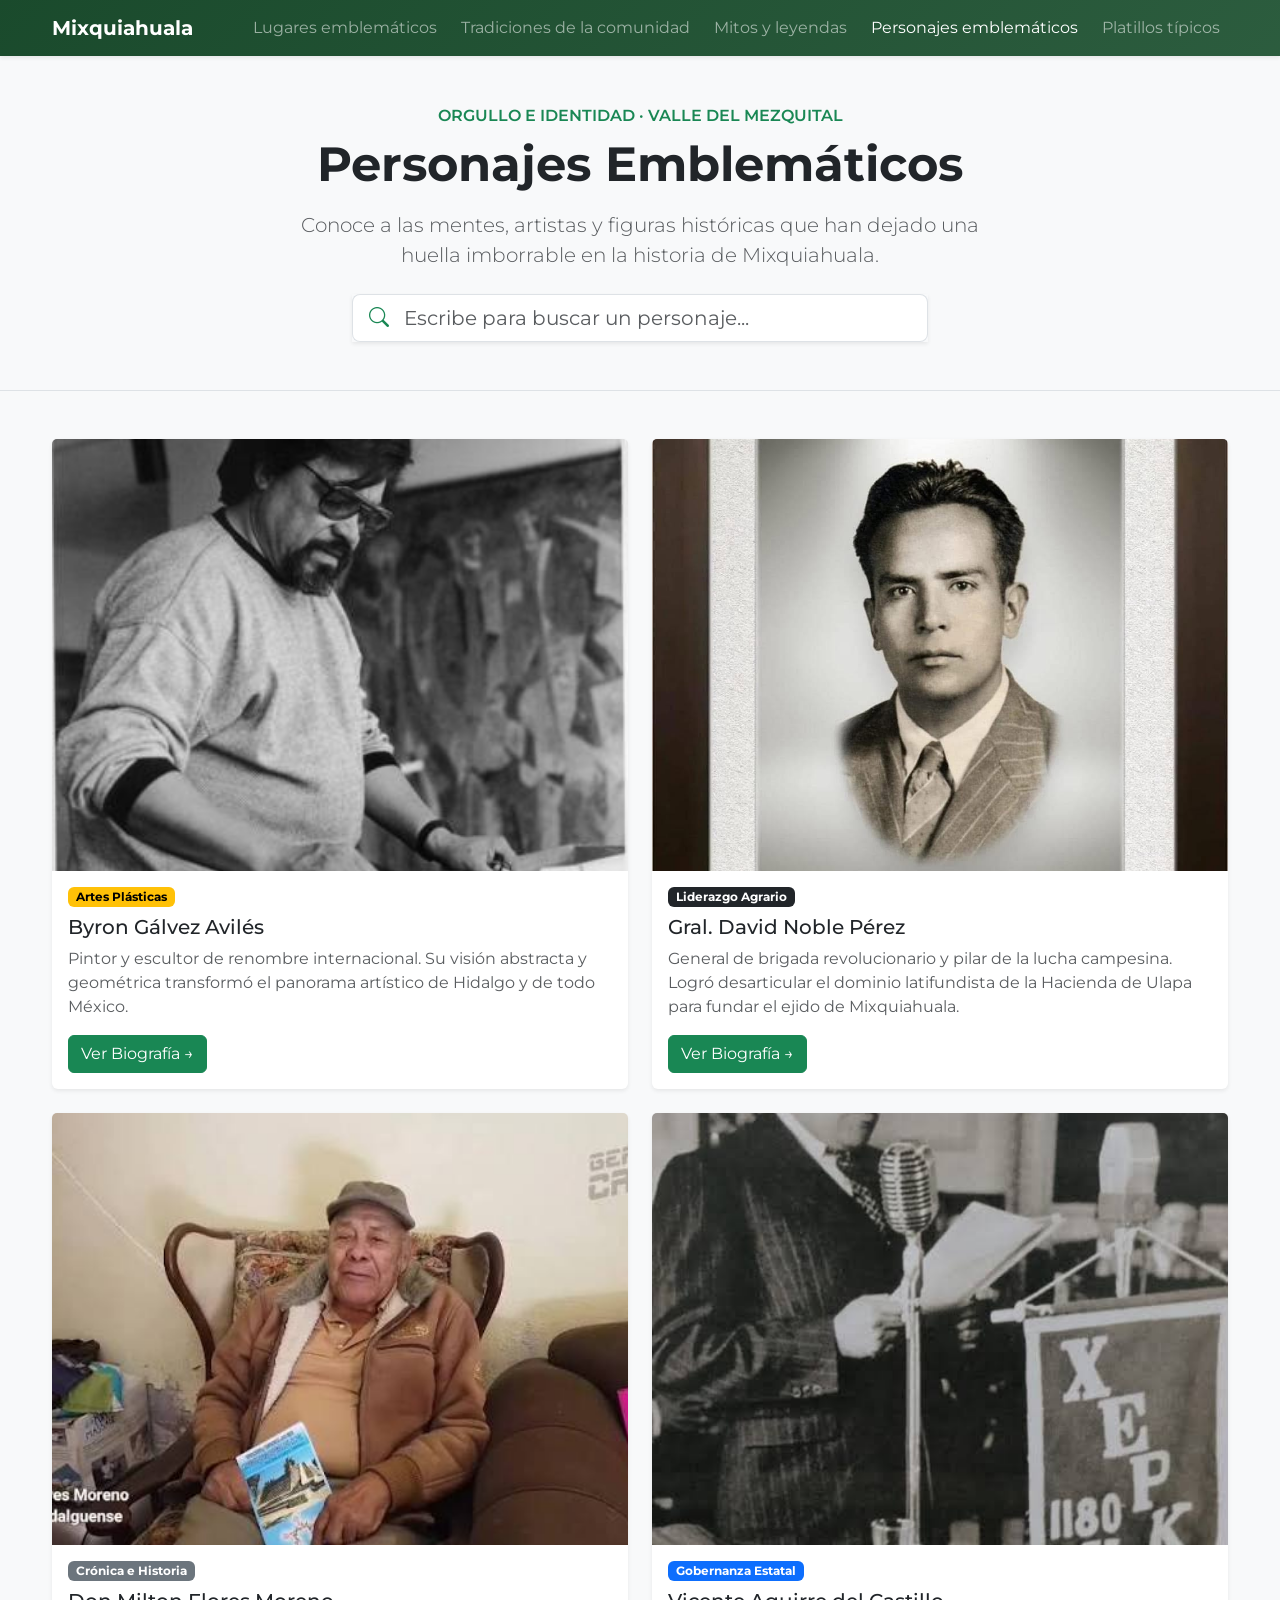
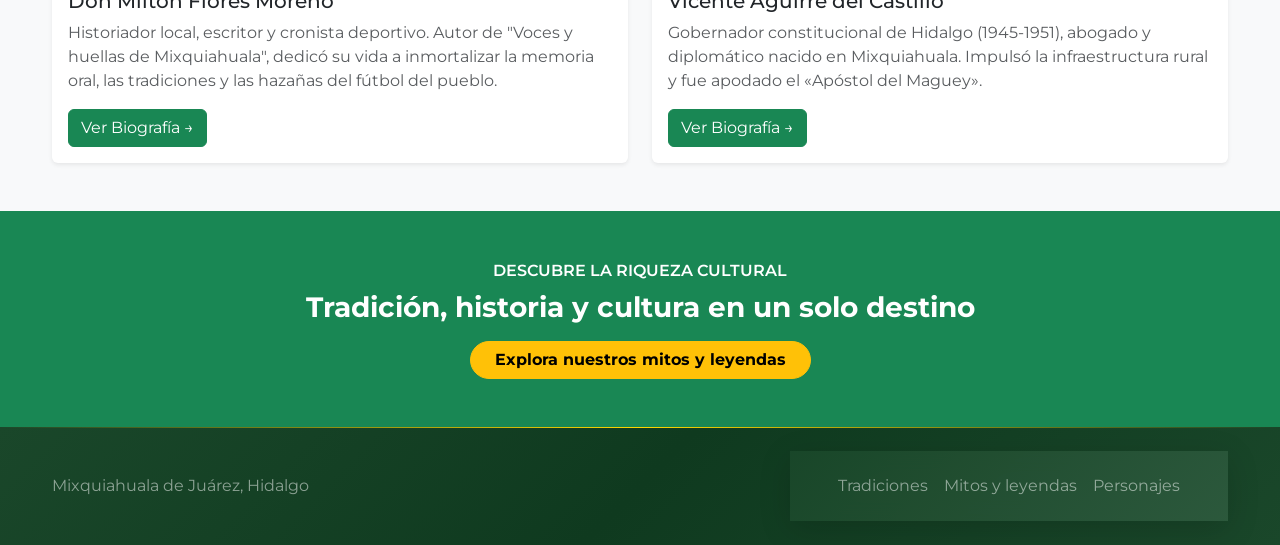
<file: Personajes.html>
<!doctype html>
<html lang="es">

<head>
    <meta charset="utf-8">
    <meta name="viewport" content="width=device-width, initial-scale=1">
    <meta name="description"
        content="Conoce a las mentes, artistas y figuras históricas que han dejado una huella imborrable en la historia de Mixquiahuala de Juárez.">
    <meta name="theme-color" content="#198754">
    <title>Personajes Emblemáticos | Mixquiahuala de Juárez</title>
    <!-- CSS Bootstrap 5 y Bootstrap Icons -->
    <link href="https://cdn.jsdelivr.net/npm/bootstrap@5.3.3/dist/css/bootstrap.min.css" rel="stylesheet"
        integrity="sha384-QWTKZyjpPEjISv5WaRU9OFeRpok6YctnYmDr5pNlyT2bRjXh0JMhjY6hW+ALEwIH" crossorigin="anonymous">
    <link href="https://cdn.jsdelivr.net/npm/bootstrap-icons@1.11.3/font/bootstrap-icons.min.css" rel="stylesheet">
    <link rel="preconnect" href="https://fonts.googleapis.com">
    <link rel="preconnect" href="https://fonts.gstatic.com" crossorigin>
    <link
        href="https://fonts.googleapis.com/css2?family=Lora:wght@500;600;700&family=Montserrat:wght@400;500;600;700&display=swap"
        rel="stylesheet">
    <link rel="stylesheet" href="style/style.css">
</head>

<body class="bg-body-tertiary">
    <a class="visually-hidden-focusable position-absolute top-0 start-0 z-3 p-3 bg-white" href="#contenido">Saltar al
        contenido</a>

    <!-- NAVEGACIÓN PRINCIPAL -->
    <header>
        <nav class="navbar navbar-expand-lg navbar-dark bg-success sticky-top shadow-sm"
            aria-label="Navegación principal">
            <div class="container">
                <a class="navbar-brand fw-bold" href="index.html">Mixquiahuala</a>
                <button class="navbar-toggler" type="button" data-bs-toggle="collapse" data-bs-target="#mainNavigation"
                    aria-controls="mainNavigation" aria-expanded="false" aria-label="Abrir o cerrar el menú">
                    <span class="navbar-toggler-icon"></span>
                </button>
                <div class="collapse navbar-collapse" id="mainNavigation">
                    <ul class="navbar-nav ms-auto align-items-lg-center gap-lg-2">
                        <li class="nav-item"><a class="nav-link" href="index.html#lugares">Lugares emblemáticos</a></li>
                        <li class="nav-item"><a class="nav-link" href="Tradiciones.html">Tradiciones de la comunidad</a>
                        </li>
                        <li class="nav-item"><a class="nav-link" href="Mitos.html">Mitos y leyendas</a></li>
                        <li class="nav-item"><a class="nav-link active" aria-current="page"
                                href="Personajes.html">Personajes emblemáticos</a></li>
                        <li class="nav-item"><a class="nav-link" href="Platillos.html">Platillos típicos</a></li>
                    </ul>
                </div>
            </div>
        </nav>
    </header>

    <main id="contenido">
        <!-- SECCIÓN DE ENCABEZADO Y BÚSQUEDA -->
        <section class="bg-light py-5 border-bottom">
            <div class="container text-center">
                <p class="text-success text-uppercase fw-semibold mb-2">Orgullo e Identidad · Valle del Mezquital</p>
                <h1 class="display-5 fw-bold text-dark mb-3">Personajes Emblemáticos</h1>
                <p class="lead text-body-secondary mx-auto mb-4" style="max-width: 700px;">
                    Conoce a las mentes, artistas y figuras históricas que han dejado una huella imborrable en la
                    historia de Mixquiahuala.
                </p>

                <div class="row justify-content-center">
                    <div class="col-md-8 col-lg-6">
                        <div class="input-group input-group-lg shadow-sm">
                            <span class="input-group-text bg-white border-end-0 text-success"><i
                                    class="bi bi-search"></i></span>
                            <input type="text" id="charSearch" class="form-control border-start-0 ps-0"
                                placeholder="Escribe para buscar un personaje...">
                        </div>
                    </div>
                </div>
            </div>
        </section>

        <!-- REJILLA DE PERSONAJES -->
        <section id="personajes" class="container py-5">
            <div class="alert alert-warning text-center d-none" id="noResults" role="alert">
                No se encontraron personajes que coincidan con tu búsqueda.
            </div>

            <div class="row row-cols-1 row-cols-md-2 row-cols-lg-2 g-4">

                <!-- TARJETA 1: Byron Gálvez -->
                <div class="col char-card"
                    data-title="byron galvez aviles artes plasticas pintor escultor picasso mexicano">
                    <article class="card h-100 shadow-sm border-0">
                        <div class="ratio ratio-4x3">
                            <img src="ImagenesPersonajes/ByronGalvez.jpg" class="card-img-top object-fit-cover"
                                alt="Byron Gálvez - Espacio Creativo">
                        </div>
                        <div class="card-body d-flex flex-column">
                            <span class="badge text-bg-warning align-self-start mb-2">Artes Plásticas</span>
                            <h3 class="h5 card-title">Byron Gálvez Avilés</h3>
                            <p class="card-text text-body-secondary">Pintor y escultor de renombre internacional. Su
                                visión abstracta y geométrica transformó el panorama artístico de Hidalgo y de todo
                                México.</p>
                            <button class="btn btn-success mt-auto align-self-start" type="button"
                                data-bs-toggle="modal" data-bs-target="#charModal1">Ver Biografía →</button>
                        </div>
                    </article>
                </div>

                <!-- TARJETA 2: David Noble -->
                <div class="col char-card"
                    data-title="david noble perez liderazgo agrario general revolucionario ejercito ejido ulapa">
                    <article class="card h-100 shadow-sm border-0">
                        <div class="ratio ratio-4x3">
                            <img src="ImagenesPersonajes/DavidNoble.jpg" class="card-img-top object-fit-cover"
                                alt="General David Noble Pérez">
                        </div>
                        <div class="card-body d-flex flex-column">
                            <span class="badge text-bg-dark align-self-start mb-2">Liderazgo Agrario</span>
                            <h3 class="h5 card-title">Gral. David Noble Pérez</h3>
                            <p class="card-text text-body-secondary">General de brigada revolucionario y pilar de la
                                lucha campesina. Logró desarticular el dominio latifundista de la Hacienda de Ulapa para
                                fundar el ejido de Mixquiahuala.</p>
                            <button class="btn btn-success mt-auto align-self-start" type="button"
                                data-bs-toggle="modal" data-bs-target="#charModal4">Ver Biografía →</button>
                        </div>
                    </article>
                </div>

                <!-- TARJETA 3: Milton Flores -->
                <div class="col char-card"
                    data-title="don milton flores moreno cronica e historia historiador escritor futbol voces y huellas">
                    <article class="card h-100 shadow-sm border-0">
                        <div class="ratio ratio-4x3">
                            <img src="ImagenesPersonajes/MiltonFlores.jpg" class="card-img-top object-fit-cover"
                                alt="Don Milton Flores Moreno">
                        </div>
                        <div class="card-body d-flex flex-column">
                            <span class="badge text-bg-secondary align-self-start mb-2">Crónica e Historia</span>
                            <h3 class="h5 card-title">Don Milton Flores Moreno</h3>
                            <p class="card-text text-body-secondary">Historiador local, escritor y cronista deportivo.
                                Autor de "Voces y huellas de Mixquiahuala", dedicó su vida a inmortalizar la memoria
                                oral, las tradiciones y las hazañas del fútbol del pueblo.</p>
                            <button class="btn btn-success mt-auto align-self-start" type="button"
                                data-bs-toggle="modal" data-bs-target="#charModal5">Ver Biografía →</button>
                        </div>
                    </article>
                </div>

                <!-- TARJETA 4: Vicente Aguirre -->
                <div class="col char-card"
                    data-title="vicente aguirre del castillo gobernanza estatal gobernador apostol del maguey">
                    <article class="card h-100 shadow-sm border-0">
                        <div class="ratio ratio-4x3">
                            <img src="ImagenesPersonajes/VicenteAguirre.jpg" class="card-img-top object-fit-cover"
                                alt="Vicente Aguirre del Castillo">
                        </div>
                        <div class="card-body d-flex flex-column">
                            <span class="badge text-bg-primary align-self-start mb-2">Gobernanza Estatal</span>
                            <h3 class="h5 card-title">Vicente Aguirre del Castillo</h3>
                            <p class="card-text text-body-secondary">Gobernador constitucional de Hidalgo (1945-1951),
                                abogado y diplomático nacido en Mixquiahuala. Impulsó la infraestructura rural y fue
                                apodado el «Apóstol del Maguey».</p>
                            <button class="btn btn-success mt-auto align-self-start" type="button"
                                data-bs-toggle="modal" data-bs-target="#charModal6">Ver Biografía →</button>
                        </div>
                    </article>
                </div>

            </div>
        </section>

        <!-- SECCIÓN DE LLAMADO A LA ACCIÓN -->
        <section class="bg-success text-white py-5" aria-label="Invitación">
            <div class="container text-center">
                <p class="text-uppercase fw-semibold mb-2">Descubre la riqueza cultural</p>
                <h2 class="h3 fw-bold">Tradición, historia y cultura en un solo destino</h2>
                <a class="btn btn-warning fw-bold mt-2 rounded-pill px-4" href="Mitos.html">Explora nuestros mitos y
                    leyendas</a>
            </div>
        </section>
    </main>

    <!-- PIE DE PÁGINA -->
    <footer class="bg-dark text-white-50 py-4">
        <div class="container d-flex flex-column flex-md-row justify-content-between align-items-md-center gap-2">
            <p class="mb-0">Mixquiahuala de Juárez, Hidalgo</p>
            <nav aria-label="Navegación de pie de página">
                <ul class="nav">
                    <li class="nav-item"><a class="nav-link text-white-50 px-2" href="Tradiciones.html">Tradiciones</a>
                    </li>
                    <li class="nav-item"><a class="nav-link text-white-50 px-2" href="Mitos.html">Mitos y leyendas</a>
                    </li>
                    <li class="nav-item"><a class="nav-link text-white-50 px-2" href="Personajes.html">Personajes</a>
                    </li>
                </ul>
            </nav>
        </div>
    </footer>

    <!-- MODAL 1: BYRON GÁLVEZ -->
    <div class="modal fade" id="charModal1" tabindex="-1" aria-labelledby="charModal1Title" aria-hidden="true">
        <div class="modal-dialog modal-xl modal-dialog-centered destination-modal-dialog">
            <div class="modal-content destination-modal-content overflow-hidden border-0 rounded-4 shadow-lg">
                <button type="button"
                    class="btn-close position-absolute top-0 end-0 m-3 z-3 bg-white p-2 rounded-circle shadow-sm"
                    data-bs-dismiss="modal" aria-label="Cerrar"></button>
                <div class="row g-0 destination-modal-row">
                    <div class="col-lg-6 position-relative destination-modal-gallery">
                        <img src="ImagenesPersonajes/ByronGalvez.jpg" class="d-block w-100 h-100 object-fit-cover"
                            alt="Byron Gálvez Avilés">
                    </div>
                    <div
                        class="col-lg-6 p-4 p-md-5 d-flex flex-column justify-content-between bg-white destination-modal-info">
                        <div>
                            <span
                                class="badge bg-warning text-dark px-3 py-2 rounded-pill fw-bold text-uppercase mb-3">Artes
                                Plásticas</span>
                            <h2 class="display-6 fw-bold text-dark mb-3" id="charModal1Title">Byron Gálvez Avilés</h2>
                            <div class="p-3 border rounded-3 bg-light mb-4"
                                style="max-height: 280px; overflow-y: auto;">
                                <p class="text-secondary mb-3"
                                    style="font-family: 'Montserrat', sans-serif; font-size: 0.95em;">
                                    <strong>📌 Ficha Biográfica:</strong><br>
                                    • <strong>Nombre Completo:</strong> Byron Gálvez Avilés<br>
                                    • <strong>Fecha de Nacimiento:</strong> 28 de octubre de 1941<br>
                                    • <strong>Lugar de Origen:</strong> Mixquiahuala, Hidalgo<br>
                                    • <strong>Fallecimiento:</strong> 27 de octubre de 2009 (Ciudad de México)<br>
                                    • <strong>Ocupación:</strong> Pintor, escultor, grabador y dibujante
                                </p>
                                <hr>
                                <p class="text-secondary lh-lg mb-0" style="font-family: 'Lora', serif;">
                                    Byron Gálvez Avilés mostró inclinación por las artes plásticas desde su infancia en
                                    Mixquiahuala, influenciado por su padre, quien era comerciante y amante de la
                                    literatura. A los 16 años se trasladó a la Ciudad de México para ingresar a la
                                    Escuela Nacional de Artes Plásticas (Academia de San Carlos) de la UNAM, donde cursó
                                    estudios de pintura y escultura entre 1958 y 1962, teniendo como mentores a figuras
                                    de la relevancia de Francisco Zúñiga.<br><br>
                                    A lo largo de su carrera, Gálvez desarrolló un lenguaje visual único que fusionó el
                                    expresionismo con el cubismo geométrico. Su técnica se caracterizó por un manejo
                                    riguroso del color, texturas densas y la esquematización de la figura humana,
                                    especialmente la femenina. Esto lo llevó a realizar más de 55 exposiciones
                                    individuales y 150 colectivas en galerías y museos de México, Estados Unidos, Europa
                                    y Latinoamérica. El actor estadounidense Vincent Price llegó a llamarlo "el Picasso
                                    mexicano" debido a su destreza técnica, adquiriendo gran parte de su producción
                                    temprana.<br><br>
                                    <strong>📍 Vínculo Regional</strong><br>
                                    A pesar de su proyección internacional, Gálvez mantuvo un lazo operativo e
                                    identitario con su tierra natal. Los colores de su paleta (azules intensos, ocres y
                                    violetas) estaban inspirados directamente en la luz y el paisaje semiárido del Valle
                                    del Mezquital.<br><br>
                                    Durante las décadas de los 80 y 90, el artista impulsó el desarrollo cultural de la
                                    región mediante conferencias y apoyo a talleres locales, argumentando que el talento
                                    artístico de Hidalgo debía descentralizarse de la capital del país. Su taller en la
                                    Ciudad de México funcionó frecuentemente como un espacio de formación y mentoría
                                    para jóvenes creadores hidalguenses que buscaban abrirse paso en el circuito
                                    artístico nacional.<br><br>
                                    <strong>⛲ Parque David Ben Gurión</strong><br>
                                    La consagración de su legado en el estado de Hidalgo se materializó entre los años
                                    2001 y 2005 con el diseño y construcción del mural peatonal "Homenaje a la Mujer del
                                    Mundo", ubicado en el Parque David Ben Gurión en Pachuca.<br><br>
                                    Esta obra es el mosaico peatonal más grande del mundo, con una extensión de 32,000
                                    metros cuadrados (80 metros de ancho por 400 metros de largo). Para su realización
                                    se utilizaron aproximadamente 7 millones de azulejos y baldosas de cerámica en 12
                                    tamaños diferentes y una gama de 45 colores distintos. El diseño consta de 2,080
                                    figuras geométricas que rinden tributo a la figura femenina y representa la obra de
                                    arte público contemporáneo más importante del estado.<br><br>
                                    <strong>🏛️ Homenaje Local</strong><br>
                                    En Mixquiahuala, la memoria del artista se integró al paisaje urbano e
                                    institucional. El municipio lo declaró formalmente hijo pródigo de la demarcación, y
                                    en su honor se nombró la Casa de la Cultura "Byron Gálvez", ubicada en la zona
                                    centro de la cabecera municipal. Este espacio resguarda la memoria de sus obras,
                                    promueve las artes plásticas locales y funge como el eje de la educación artística y
                                    talleres culturales para los habitantes del municipio.
                                </p>
                            </div>
                        </div>
                        <div class="pt-3 border-top d-flex justify-content-end">
                        </div>
                    </div>
                </div>
            </div>
        </div>
    </div>

    <!-- MODAL 2: DAVID NOBLE -->
    <div class="modal fade" id="charModal4" tabindex="-1" aria-labelledby="charModal4Title" aria-hidden="true">
        <div class="modal-dialog modal-xl modal-dialog-centered destination-modal-dialog">
            <div class="modal-content destination-modal-content overflow-hidden border-0 rounded-4 shadow-lg">
                <button type="button"
                    class="btn-close position-absolute top-0 end-0 m-3 z-3 bg-white p-2 rounded-circle shadow-sm"
                    data-bs-dismiss="modal" aria-label="Cerrar"></button>
                <div class="row g-0 destination-modal-row">
                    <div class="col-lg-6 position-relative destination-modal-gallery">
                        <img src="ImagenesPersonajes/DavidNoble.jpg" class="d-block w-100 h-100 object-fit-cover"
                            alt="General David Noble Pérez">
                    </div>
                    <div
                        class="col-lg-6 p-4 p-md-5 d-flex flex-column justify-content-between bg-white destination-modal-info">
                        <div>
                            <span
                                class="badge bg-dark text-white px-3 py-2 rounded-pill fw-bold text-uppercase mb-3">Liderazgo
                                Agrario</span>
                            <h2 class="display-6 fw-bold text-dark mb-3" id="charModal4Title">General David Noble Pérez
                            </h2>
                            <div class="p-3 border rounded-3 bg-light mb-4"
                                style="max-height: 280px; overflow-y: auto;">
                                <p class="text-secondary mb-3"
                                    style="font-family: 'Montserrat', sans-serif; font-size: 0.95em;">
                                    <strong>📌 Ficha Biográfica:</strong><br>
                                    • <strong>Nombre Completo:</strong> David Noble Pérez<br>
                                    • <strong>Fecha de Nacimiento:</strong> 28 de diciembre de 1887<br>
                                    • <strong>Lugar de Origen:</strong> Mixquiahuala, Hidalgo<br>
                                    • <strong>Fallecimiento:</strong> 15 de marzo de 1961<br>
                                    • <strong>Ocupación:</strong> Agricultor y líder comunitario
                                </p>
                                <hr>
                                <p class="text-secondary lh-lg mb-0" style="font-family: 'Lora', serif;">
                                    David Noble Pérez se sumó al movimiento armado de la Revolución Mexicana en la
                                    década de 1910 dentro del estado de Hidalgo, incorporándose a las filas del Ejército
                                    Constitucionalista bajo el Plan de Guadalupe. Debido a su liderazgo natural entre
                                    los trabajadores del campo y su conocimiento estratégico de la geografía del Valle
                                    del Mezquital, organizó un regimiento de guerrillas rurales integrado por campesinos
                                    locales.<br><br>
                                    Al frente de este contingente, Noble operó en la zona que abarca Mixquiahuala,
                                    Actopan, Tlahuelilpan y Progreso. Sus tropas aseguraron el control de los caminos y
                                    vías de comunicación rurales, bloqueando el avance y el abastecimiento de las
                                    fuerzas federales huertistas. Su desempeño en campaña y su capacidad organizativa le
                                    valieron ascensos constantes en el escalafón militar hasta obtener el grado de
                                    General de Brigada.<br><br>
                                    <strong>🌾 Lucha Agraria y la Hacienda de Ulapa</strong><br>
                                    Al concluir la fase armada más intensa del conflicto, el General David Noble
                                    concentró su poder político y militar en resolver la crisis agraria de su municipio
                                    natal. En ese periodo, la gran mayoría de las tierras laborables de Mixquiahuala
                                    estaban bajo el dominio de la Hacienda de Ulapa, un latifundio que mantenía a la
                                    población bajo el sistema de peonaje acasillado y servidumbre.<br><br>
                                    Noble utilizó su posición oficial para respaldar activamente a los campesinos
                                    nativos frente a los terratenientes. Sirvió como el brazo operativo para debilitar
                                    el control económico de la hacienda y detener las represalias armadas de los
                                    antiguos dueños, permitiendo que las familias del pueblo tomaran posesión física de
                                    los campos de cultivo que trabajaban.<br><br>
                                    <strong>📜 Fundación del Ejido Local</strong><br>
                                    Su acción histórica más importante fue la aplicación directa de la Ley Agraria de
                                    1915 y el Artículo 27 constitucional para fundar el ejido local.<br><br>
                                    Noble coordinó los primeros comités particulares administrativos del municipio y
                                    encabezó la búsqueda de los títulos primordiales de la época colonial para demostrar
                                    legalmente la propiedad histórica de los terrenos comunales. Estas gestiones ante la
                                    Comisión Local Agraria resultaron en la firma de la Resolución Presidencial de
                                    Dotación de Ejido, la cual desarticuló las propiedades de la Hacienda de Ulapa y
                                    entregó miles de hectáreas cultivables de forma colectiva a los habitantes de
                                    Mixquiahuala.<br><br>
                                    <strong>🏫 Homenaje Local</strong><br>
                                    Tras el proceso de pacificación, como reconocimiento por haber asegurado el
                                    patrimonio territorial y económico de la comunidad, se nombró en su honor a la
                                    Escuela Secundaria General "David Noble". El plantel se mantiene como una de las
                                    instituciones educativas públicas con mayor arraigo y tradición en la región.
                                </p>
                            </div>
                        </div>
                        <div class="pt-3 border-top d-flex justify-content-end">
                            <button type="button" class="btn btn-outline-secondary rounded-pill px-4"
                                data-bs-dismiss="modal">Cerrar Biografía</button>
                        </div>
                    </div>
                </div>
            </div>
        </div>
    </div>

    <!-- MODAL 3: MILTON FLORES -->
    <div class="modal fade" id="charModal5" tabindex="-1" aria-labelledby="charModal5Title" aria-hidden="true">
        <div class="modal-dialog modal-xl modal-dialog-centered destination-modal-dialog">
            <div class="modal-content destination-modal-content overflow-hidden border-0 rounded-4 shadow-lg">
                <button type="button"
                    class="btn-close position-absolute top-0 end-0 m-3 z-3 bg-white p-2 rounded-circle shadow-sm"
                    data-bs-dismiss="modal" aria-label="Cerrar"></button>
                <div class="row g-0 destination-modal-row">
                    <div class="col-lg-6 position-relative destination-modal-gallery">
                        <img src="ImagenesPersonajes/MiltonFlores.jpg" class="d-block w-100 h-100 object-fit-cover"
                            alt="Don Milton Flores Moreno">
                    </div>
                    <div
                        class="col-lg-6 p-4 p-md-5 d-flex flex-column justify-content-between bg-white destination-modal-info">
                        <div>
                            <span
                                class="badge bg-secondary text-white px-3 py-2 rounded-pill fw-bold text-uppercase mb-3">Crónica
                                e Historia</span>
                            <h2 class="display-6 fw-bold text-dark mb-3" id="charModal5Title">Don Milton Flores Moreno
                            </h2>
                            <div class="p-3 border rounded-3 bg-light mb-4"
                                style="max-height: 280px; overflow-y: auto;">
                                <p class="text-secondary mb-3"
                                    style="font-family: 'Montserrat', sans-serif; font-size: 0.95em;">
                                    <strong>📌 Ficha Biográfica:</strong><br>
                                    • <strong>Nombre Completo:</strong> Milton Flores Moreno<br>
                                    • <strong>Fecha de Nacimiento:</strong> 19 de septiembre de 1928<br>
                                    • <strong>Lugar de Origen:</strong> Mixquiahuala, Hidalgo<br>
                                    • <strong>Fallecimiento:</strong> 21 de diciembre de 2024<br>
                                    • <strong>Ocupación:</strong> Gestor social, promotor deportivo, escritor e
                                    historiador local
                                </p>
                                <hr>
                                <p class="text-secondary lh-lg mb-0" style="font-family: 'Lora', serif;">
                                    Don Milton Flores Moreno se ha consolidado como uno de los referentes contemporáneos
                                    más importantes en el rescate de la memoria colectiva de Mixquiahuala. A través de
                                    una labor de investigación independiente, basada tanto en la revisión de archivos
                                    como en la recopilación de testimonios orales, se dedicó a plasmar la transición
                                    histórica, las costumbres y las luchas sociales que dieron identidad al municipio y
                                    al Valle del Mezquital.<br><br>
                                    <strong>✍️ Obra Bibliográfica y Crónica Local</strong><br>
                                    Su aportación más destacada y documentada en el ámbito de la historiografía regional
                                    es el libro: <em>"Voces y huellas de Mixquiahuala"</em>, publicado en el año 2003.
                                    Esta obra es reconocida formalmente e incluso ha sido citada en revistas
                                    especializadas de historia nacional, como la revista <strong>BiCentenario</strong>
                                    del Instituto Mora, debido a su enorme valor para entender el desarrollo social y
                                    agrario de la comunidad.<br><br>
                                    Asimismo, dentro del municipio es ampliamente reconocida su entrañable labor
                                    documentando la historia del deporte local, particularmente el fútbol. A través de
                                    crónicas detalladas y ediciones independientes, logró capturar las épocas de gloria
                                    de los equipos de la región, un trabajo que hoy en día forma parte del valioso
                                    patrimonio cultural e histórico de las familias mixquiahualenses.<br><br>
                                    <strong>✨ Legado Histórico</strong><br>
                                    A diferencia de los textos escolares genéricos, el trabajo de Milton Flores Moreno
                                    destaca por su calidez y por darle voz a los propios habitantes del pueblo. Su
                                    legado permanece como una consulta obligada y un pilar fundamental para cualquier
                                    persona que desee entender el pasado, las raíces y el orgullo de Mixquiahuala desde
                                    una perspectiva puramente local y auténtica.
                                </p>
                            </div>
                        </div>
                        <div class="pt-3 border-top d-flex justify-content-end">
                            <button type="button" class="btn btn-outline-secondary rounded-pill px-4"
                                data-bs-dismiss="modal">Cerrar Biografía</button>
                        </div>
                    </div>
                </div>
            </div>
        </div>
    </div>

    <!-- MODAL 4: VICENTE AGUIRRE -->
    <div class="modal fade" id="charModal6" tabindex="-1" aria-labelledby="charModal6Title" aria-hidden="true">
        <div class="modal-dialog modal-xl modal-dialog-centered destination-modal-dialog">
            <div class="modal-content destination-modal-content overflow-hidden border-0 rounded-4 shadow-lg">
                <button type="button"
                    class="btn-close position-absolute top-0 end-0 m-3 z-3 bg-white p-2 rounded-circle shadow-sm"
                    data-bs-dismiss="modal" aria-label="Cerrar"></button>
                <div class="row g-0 destination-modal-row">
                    <div class="col-lg-6 position-relative destination-modal-gallery">
                        <img src="ImagenesPersonajes/VicenteAguirre.jpg" class="d-block w-100 h-100 object-fit-cover"
                            alt="Vicente Aguirre del Castillo">
                    </div>
                    <div
                        class="col-lg-6 p-4 p-md-5 d-flex flex-column justify-content-between bg-white destination-modal-info">
                        <div>
                            <span
                                class="badge bg-primary text-white px-3 py-2 rounded-pill fw-bold text-uppercase mb-3">Gobernanza
                                Estatal</span>
                            <h2 class="display-6 fw-bold text-dark mb-3" id="charModal6Title">Vicente Aguirre del
                                Castillo</h2>
                            <div class="p-3 border rounded-3 bg-light mb-4"
                                style="max-height: 280px; overflow-y: auto;">
                                <p class="text-secondary mb-3"
                                    style="font-family: 'Montserrat', sans-serif; font-size: 0.95em;">
                                    <strong>📌 Ficha Biográfica:</strong><br>
                                    • <strong>Nombre Completo:</strong> Vicente Aguirre del Castillo<br>
                                    • <strong>Fecha de Nacimiento:</strong> 12 de abril de 1908<br>
                                    • <strong>Lugar de Origen:</strong> Mixquiahuala, Hidalgo<br>
                                    • <strong>Fallecimiento:</strong> 4 de febrero de 1998<br>
                                    • <strong>Ocupación:</strong> Abogado, político, diplomático y Gobernador de Hidalgo
                                </p>
                                <hr>
                                <p class="text-secondary lh-lg mb-0" style="font-family: 'Lora', serif;">
                                    Vicente Aguirre del Castillo es considerado una de las figuras políticas más
                                    importantes de Hidalgo durante el siglo XX. Nació en Mixquiahuala en el seno de una
                                    familia con gran arraigo en el Valle del Mezquital. Realizó sus estudios básicos en
                                    Ixmiquilpan y posteriormente se trasladó a la Ciudad de México, donde ingresó a la
                                    Escuela Nacional de Jurisprudencia de la UNAM, obteniendo el título de licenciado en
                                    Derecho en 1933.<br><br>
                                    <strong>⚖️ Carrera y Ascenso Político</strong><br>
                                    Desde temprana edad participó activamente en la vida pública y colaboró
                                    estrechamente con Javier Rojo Gómez, uno de los personajes más influyentes de la
                                    política hidalguense. Se desempeñó como secretario particular del gobernador y
                                    posteriormente ocupó diversos cargos de relevancia nacional: fue diputado federal,
                                    senador de la República y dirigente del Partido de la Revolución Mexicana (PRM) en
                                    Hidalgo.<br><br>
                                    <strong>🌱 Mandato y el «Apóstol del Maguey»</strong><br>
                                    En 1945 fue electo Gobernador Constitucional del Estado de Hidalgo, cargo que
                                    desempeñó con éxito hasta 1951. Durante su administración impulsó grandes obras de
                                    infraestructura, programas de desarrollo agrícola y proyectos para el
                                    fortalecimiento económico de la entidad. Además, fue un visionario al promover una
                                    mayor participación de las mujeres en la vida política y fomentar políticas
                                    orientadas al bienestar de las comunidades rurales.<br><br>
                                    Una de las áreas a las que dedicó mayor pasión fue el campo. Gracias a su enorme
                                    impulso al cultivo y aprovechamiento integral del maguey, actividad que era el pilar
                                    económico de las familias hidalguenses en esa época, recibió el entrañable
                                    sobrenombre de <strong>“Apóstol del Maguey”</strong>, reconocimiento histórico con
                                    el que se le recuerda con orgullo hasta la actualidad.<br><br>
                                    <strong>🌍 Diplomacia y Legado</strong><br>
                                    Después de concluir su mandato de gobernador, continuó participando en la
                                    administración pública federal y representó dignamente a México en diversos países
                                    de América Latina desempeñando funciones diplomáticas de alto nivel. Su legado
                                    permanece como uno de los más importantes en la historia política de Hidalgo, siendo
                                    recordado como el gobernador más destacado nacido en la tierra de Mixquiahuala.
                                </p>
                            </div>
                        </div>
                        <div class="pt-3 border-top d-flex justify-content-end">
                            <button type="button" class="btn btn-outline-secondary rounded-pill px-4"
                                data-bs-dismiss="modal">Cerrar Biografía</button>
                        </div>
                    </div>
                </div>
            </div>
        </div>
    </div>

    <!-- JS Bootstrap 5 y script personalizado -->
    <script src="https://cdn.jsdelivr.net/npm/bootstrap@5.3.3/dist/js/bootstrap.bundle.min.js"
        integrity="sha384-YvpcrYf0tY3lHB60NNkmXc5s9fDVZLESaAA55NDzOxhy9GkcIdslK1eN7N6jIeHz"
        crossorigin="anonymous"></script>
    <script src="js/script.js"></script>
</body>

</html>
</file>
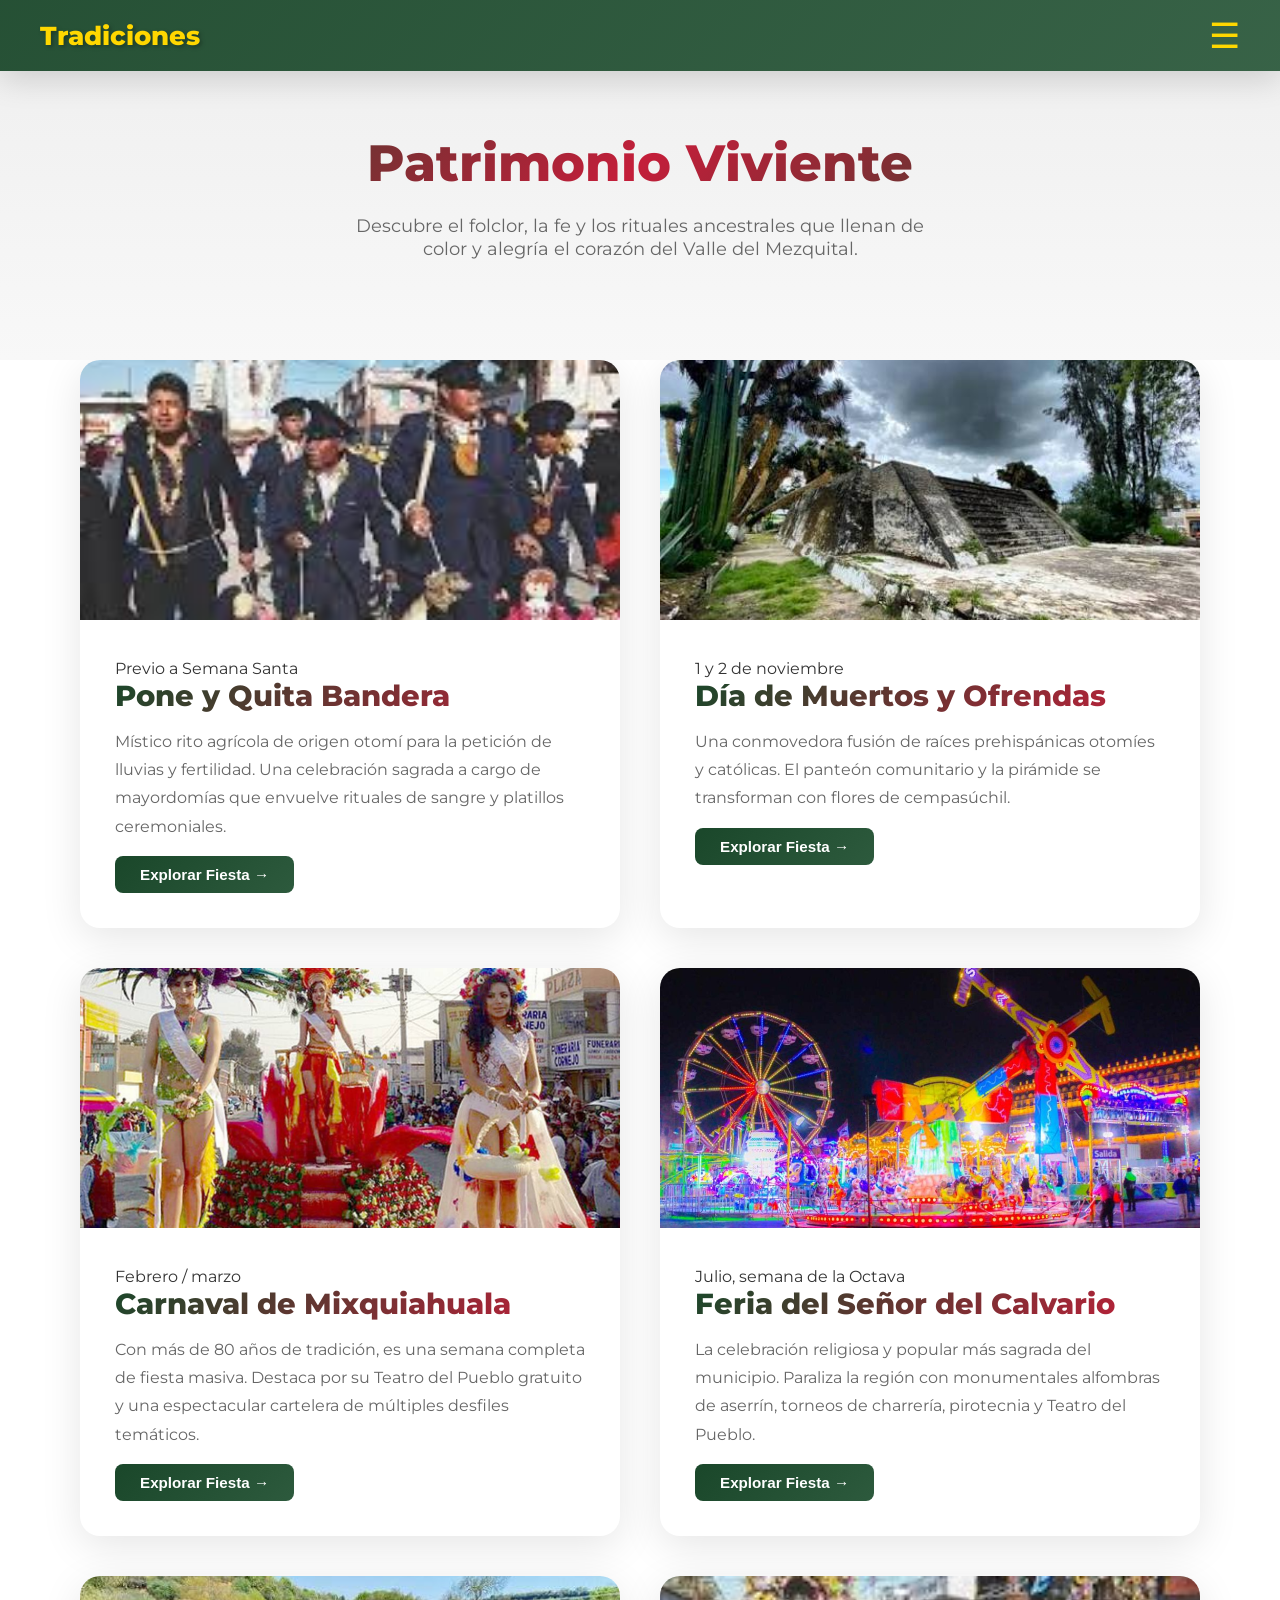
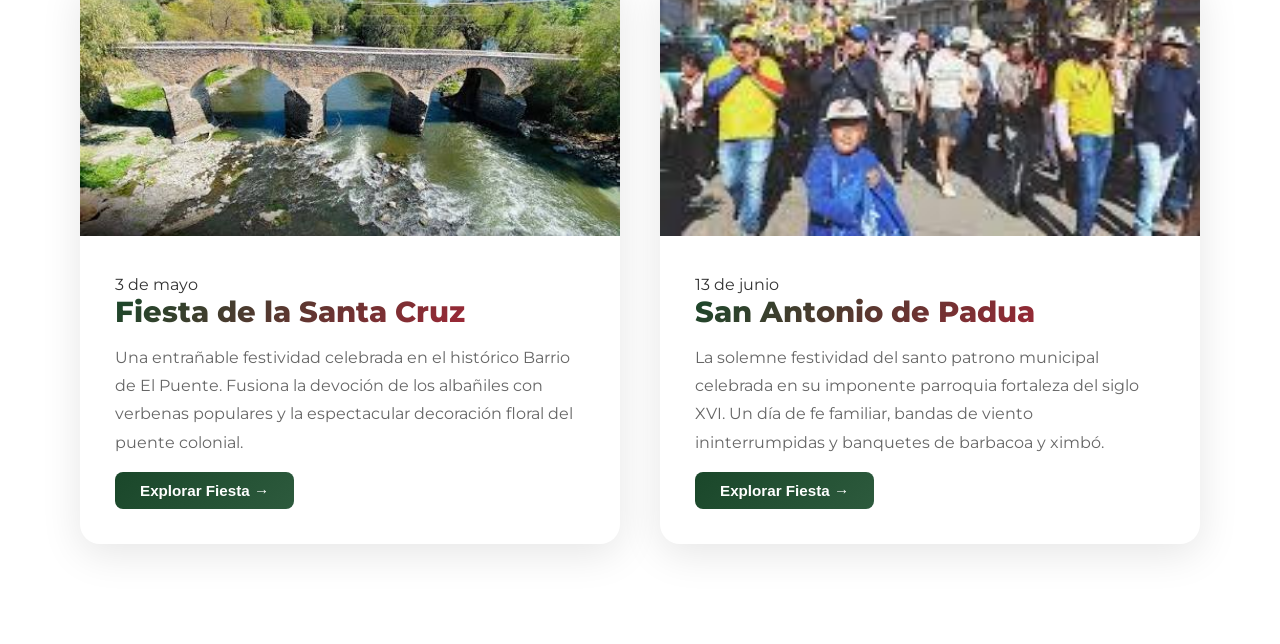
<file: Tradiciones.html>
<!DOCTYPE html>
<html lang="es">

<head>
    <meta charset="UTF-8">
    <meta name="viewport" content="width=device-width, initial-scale=1.0">
    <title>Tradiciones y Costumbres - Mixquiahuala</title>
    <link
        href="https://fonts.googleapis.com/css2?family=Montserrat:wght@400;600;700;800&family=Lora:wght@400;600&display=swap"
        rel="stylesheet">
    <link rel="stylesheet" href="style/style.css">

</head>

<body>

    <!-- NAVEGACIÓN -->
    <nav aria-label="Navegación principal">
        <div class="nav-brand">Tradiciones</div>

        <button class="menu-toggle" id="menuToggle" type="button" aria-controls="navLinks" aria-expanded="false"
            aria-label="Abrir menú de navegación">☰</button>

        <ul class="nav-links" id="navLinks">
            <li><a href="index.html">🏡 Home Principal</a></li>
            <li><a href="index.html#lugares">Lugares emblemáticos</a></li>
            <li><a href="Mitos.html">Mitos y Leyendas</a></li>
            <li><a href="Personajes.html">Personajes emblemáticos</a></li>
            <li><a href="Platillos.html">Platillos típicos</a></li>
        </ul>
    </nav>

    <!-- SECCIÓN INTRODUCTORIA -->
    <section class="intro-section">
        <div class="container">
            <h2 class="section-title">Patrimonio Viviente</h2>
            <p class="section-subtitle">Descubre el folclor, la fe y los rituales ancestrales que llenan de color y
                alegría el corazón del Valle del Mezquital.</p>
        </div>
    </section>

    <!-- CUADRÍCULA DE TRADICIONES -->
    <section id="tradiciones" class="container section--compact">
        <div class="places-grid">
            <article class="place-card">
                <div class="place-image-container">
                    <img src="./TRADICIONES/ponebandera3.jpg" alt="Ceremonia del Pone y Quita Bandera"
                        class="place-card-img place-card-img--compact">
                </div>
                <div class="place-info">
                    <span class="trad-date-tag">Previo a Semana Santa</span>
                    <h3 class="place-name">Pone y Quita Bandera</h3>
                    <p class="place-desc">Místico rito agrícola de origen otomí para la petición de lluvias y
                        fertilidad. Una celebración sagrada a cargo de mayordomías que envuelve rituales de sangre y
                        platillos ceremoniales.</p>
                    <button class="btn-ver-mas" type="button" onclick="openModal('tradModal4')">Explorar Fiesta
                        →</button>
                </div>
            </article>

            <article class="place-card">
                <div class="place-image-container">
                    <img src="ImagenesLugares/PiramideTaxhuada_2.jpg"
                        alt="Pirámide de Taxhuada durante la temporada de Día de Muertos"
                        class="place-card-img place-card-img--compact">
                </div>
                <div class="place-info">
                    <span class="trad-date-tag">1 y 2 de noviembre</span>
                    <h3 class="place-name">Día de Muertos y Ofrendas</h3>
                    <p class="place-desc">Una conmovedora fusión de raíces prehispánicas otomíes y católicas. El panteón
                        comunitario y la pirámide se transforman con flores de cempasúchil.</p>
                    <button class="btn-ver-mas" type="button" onclick="openModal('tradModal3')">Explorar Fiesta
                        →</button>
                </div>
            </article>

            <article class="place-card">
                <div class="place-image-container">
                    <img src="./TRADICIONES/carnaval.png" alt="Carnaval de Mixquiahuala"
                        class="place-card-img place-card-img--compact">
                </div>
                <div class="place-info">
                    <span class="trad-date-tag">Febrero / marzo</span>
                    <h3 class="place-name">Carnaval de Mixquiahuala</h3>
                    <p class="place-desc">Con más de 80 años de tradición, es una semana completa de fiesta masiva.
                        Destaca por su Teatro del Pueblo gratuito y una espectacular cartelera de múltiples desfiles
                        temáticos.</p>
                    <button class="btn-ver-mas" type="button" onclick="openModal('tradModal1')">Explorar Fiesta
                        →</button>
                </div>
            </article>

            <article class="place-card">
                <div class="place-image-container">
                    <img src="./TRADICIONES/feria.jpg" alt="Feria del Señor del Calvario"
                        class="place-card-img place-card-img--compact">
                </div>
                <div class="place-info">
                    <span class="trad-date-tag">Julio, semana de la Octava</span>
                    <h3 class="place-name">Feria del Señor del Calvario</h3>
                    <p class="place-desc">La celebración religiosa y popular más sagrada del municipio. Paraliza la
                        región con monumentales alfombras de aserrín, torneos de charrería, pirotecnia y Teatro del
                        Pueblo.</p>
                    <button class="btn-ver-mas" type="button" onclick="openModal('tradModal2')">Explorar Fiesta
                        →</button>
                </div>
            </article>

            <article class="place-card">
                <div class="place-image-container">
                    <img src="ImagenesLugares/PuenteTuni_1.jpg"
                        alt="Puente de Tunititlan, sede de la Fiesta de la Santa Cruz"
                        class="place-card-img place-card-img--compact">
                </div>
                <div class="place-info">
                    <span class="trad-date-tag">3 de mayo</span>
                    <h3 class="place-name">Fiesta de la Santa Cruz</h3>
                    <p class="place-desc">Una entrañable festividad celebrada en el histórico Barrio de El Puente.
                        Fusiona la devoción de los albañiles con verbenas populares y la espectacular decoración floral
                        del puente colonial.</p>
                    <button class="btn-ver-mas" type="button" onclick="openModal('tradModal30')">Explorar Fiesta
                        →</button>
                </div>
            </article>

            <article class="place-card">
                <div class="place-image-container">
                    <img src="./TRADICIONES/ponebandera2.jpg" alt="Parroquia de San Antonio de Padua"
                        class="place-card-img place-card-img--compact">
                </div>
                <div class="place-info">
                    <span class="trad-date-tag">13 de junio</span>
                    <h3 class="place-name">San Antonio de Padua</h3>
                    <p class="place-desc">La solemne festividad del santo patrono municipal celebrada en su imponente
                        parroquia fortaleza del siglo XVI. Un día de fe familiar, bandas de viento ininterrumpidas y
                        banquetes de barbacoa y ximbó.</p>
                    <button class="btn-ver-mas" type="button" onclick="openModal('tradModal5')">Explorar Fiesta
                        →</button>
                </div>
            </article>
        </div>
    </section>

    <!-- ─────────────────────────────────────────────────────────
       VENTANAS EMERGENTES (MODALES DE TRADICIONES)
    ─────────────────────────────────────────────────────────── -->

    <!-- MODAL PONE Y QUITA BANDERA -->
    <!-- Modal 4: Pone y Quita Bandera -->
    <div id="tradModal4" class="modal traditions-modal">
        <div class="modal-trad-content">
            <div class="modal-trad-image">
                <img class="tradition-carousel-slide active" src="./TRADICIONES/ponebandera1.jpg"
                    alt="Ceremonia del Pone y Quita Bandera, imagen 1" aria-hidden="false">
                <img class="tradition-carousel-slide" src="./TRADICIONES/ponebandera2.jpg"
                    alt="Ceremonia del Pone y Quita Bandera, imagen 2" aria-hidden="true">
                <img class="tradition-carousel-slide" src="./TRADICIONES/ponebandera3.jpg"
                    alt="Ceremonia del Pone y Quita Bandera, imagen 3" aria-hidden="true">
                <button class="carousel-prev" type="button" onclick="changeSlide('tradModal4', -1)"
                    aria-label="Imagen anterior">❮</button>
                <button class="carousel-next" type="button" onclick="changeSlide('tradModal4', 1)"
                    aria-label="Imagen siguiente">❯</button>
                <div class="carousel-indicators" role="group" aria-label="Seleccionar imagen">
                    <span class="active" role="button" tabindex="0" aria-label="Mostrar imagen 1" aria-pressed="true"
                        onclick="goToSlide('tradModal4', 0)"></span>
                    <span role="button" tabindex="0" aria-label="Mostrar imagen 2" aria-pressed="false"
                        onclick="goToSlide('tradModal4', 1)"></span>
                    <span role="button" tabindex="0" aria-label="Mostrar imagen 3" aria-pressed="false"
                        onclick="goToSlide('tradModal4', 2)"></span>
                </div>
            </div>

            <div class="modal-trad-body">
                <!-- Único botón de cierre (X) arriba a la derecha -->
                <span class="close" onclick="closeModal('tradModal4')">&times;</span>

                <div>
                    <div class="modal-header">
                        <div class="modal-icon modal-icon--light">✨</div>
                        <h2 class="modal-title">La Ceremonia Ancestral del "Pone y Quita Bandera"</h2>
                    </div>
                    <div class="modal-divider"></div>

                    <div class="modal-trad-text-container">
                        <!-- Bloque Destacado de Patrimonio -->
                        <p class="trad-text trad-text--feature">
                            <strong>🏛️ Iniciativa de Salvaguarda:</strong><br>
                            Es una de las fiestas más importantes de Mixquiahuala de Juárez. Esta tradición es un tesoro
                            vivo que fusiona el misticismo prehispánico otomí con el catolicismo virreinal. Actualmente,
                            existen fuertes iniciativas para que sea declarada oficialmente como <strong>Patrimonio
                                Cultural Inmaterial del Estado de Hidalgo</strong>, debido a su antigüedad, complejidad
                            y profundo interés comunitario.
                        </p>

                        <!-- Origen -->
                        <p class="trad-text">
                            <strong>🌾 El Origen: Un Rito Agrícola para la Tierra</strong><br>
                            Mucho antes de la llegada de los españoles, los antiguos habitantes del Valle del Mezquital
                            realizaban ceremonias para marcar el inicio del ciclo agrícola. Hoy en día, esta tradición
                            se celebra en los días previos a la Semana Santa. Aunque está dedicada a santos católicos,
                            su esencia sigue siendo la misma: una petición colectiva de lluvias a las deidades de la
                            naturaleza (históricamente vinculada a Tláloc) y un rito de fertilidad para que la tierra
                            otorgue buenas cosechas de maíz, frijol y chile.
                        </p>

                        <!-- Fases del ritual -->
                        <p class="trad-text">
                            <strong>❓ ¿En qué consiste el ritual?</strong><br>
                            • <strong>El "Pone Bandera" (Inicio del ciclo):</strong> Los mayordomos, cargueros y la
                            comunidad entera se reúnen para colocar banderas de colores específicos en la Iglesia de San
                            Antonio de Padua (La Iglesia del Centro), así como en diversas capillas y ermitas locales.
                            Estas banderas simbolizan la protección espiritual sobre el pueblo y los campos de
                            cultivo.<br><br>
                            • <strong>El místico "Corta Gallo":</strong> Se trata de un rito donde el sacrificio
                            ceremonial del ave representa un tributo de sangre a la tierra para asegurar la vida y la
                            prosperidad. Es an acto de profundo respeto comunitario, guiado por rezanderos y los
                            guardianes de la tradición.<br><br>
                            • <strong>El "Quita Bandera" (Cierre y resguardo):</strong> Semanas después, al concluir el
                            periodo ceremonial, las banderas son retiradas con la misma solemnidad, guardándose hasta el
                            próximo año como reliquias sagradas que ya han cumplido su misión protectora.
                        </p>

                        <!-- Gastronomía -->
                        <p class="trad-text">
                            <strong>🍲 Identidad Gastronómica: Estos rituales también se saborean</strong><br>
                            • <strong>En el "Pone Bandera" se come Mole Verde:</strong> Este platillo rinde homenaje al
                            color de los brotes de la tierra, la esperanza de la lluvia y la vegetación que está por
                            nacer. Se elabora moliendo pepitas de calabaza, chiles verdes, tomates y algunas hierbas de
                            olor locales.<br><br>
                            • <strong>En el "Quita Bandera" se sirve Mole Rojo:</strong> Simboliza la madurez, el sol,
                            el fuego y la culminación del ciclo. Es un mole robusto, complejo, elaborado con una
                            variedad de chiles secos y especias.
                        </p>

                        <!-- Organización -->
                        <p class="trad-text">
                            <strong>👥 La Organización y la Mayordomía</strong><br>
                            La fiesta está completamente a cargo de la Mayordomía. Este es un comité o grupo de familias
                            devotas de la comunidad que reciben el cargo de manera voluntaria y honorífica. Ellos se
                            encargan de la logística, de custodiar las imágenes religiosas y las banderas, y coordinan
                            la magnífica preparación de los monumentales moles verde y rojo.
                        </p>

                        <!-- Nota para el visitante -->
                        <p class="trad-text trad-text--visitor">
                            <strong>💡 Nota para el visitante:</strong><br>
                            Participar en el "Pone y Quita Bandera" es adentrarse en el México profundo. No es solo un
                            espectáculo visual; es una experiencia comunitaria entrañable donde las familias abren las
                            puertas de sus hogares para compartir el mole, el pulque y la herencia viva de sus
                            antepasados.
                        </p>
                    </div>
                </div>
                <!-- Se eliminó el div class="modal-buttons" y el botón inferior -->
            </div>
        </div>
    </div>

    <!-- MODAL DÍA DE MUERTOS -->
    <div id="tradModal3" class="modal traditions-modal">
        <div class="modal-trad-content">
            <div class="modal-trad-image">
                <img src="ImagenesLugares/PiramideTaxhuada_2.jpg" alt="Día de Muertos en el Panteón">
            </div>
            <div class="modal-trad-body">
                <span class="close" onclick="closeModal('tradModal3')">×</span>
                <div>
                    <div class="modal-header">
                        <div class="modal-icon modal-icon--light">🕯️</div>
                        <h2 class="modal-title">Día de Muertos en Taxhuada</h2>
                    </div>
                    <div class="modal-divider"></div>
                    <div class="modal-trad-text-container">
                        <p class="trad-text">
                            La conmemoración del Día de Muertos en el Barrio de Taxhuada adquiere un misticismo único e
                            invaluable en todo México debido a su entorno arqueológico. El 1 y 2 de noviembre, el
                            panteón comunitario del barrio —lugar donde se asienta la antigua Pirámide prehispánica de
                            Donijá— se convierte en un escenario donde conviven el pasado precolombino tolteca y el
                            catolicismo actual.

                            Las familias acuden desde la tarde para limpiar las tumbas y cubrirlas por completo con
                            pétalos de cempasúchil, velas parpadeantes y los platillos preferidos de sus difuntos.

                            La pirámide prehispánica, coronada con una cruz en su cúspide, es rodeada de ofrendas
                            colectivas, incienso de copal y música de viento. Al caer la noche, la atmósfera se vuelve
                            mágica; el aroma a pan de muerto recién horneado y las luces de las ceras guían
                            simbólicamente los espíritus de los antepasados de regreso a casa, consolidando esta fecha
                            como un recordatorio íntimo y respetuoso de que la muerte en nuestra comunidad no es un
                            final, sino un puente de reencuentro temporal.
                        </p>
                    </div>
                </div>
                <div class="modal-buttons">
                </div>
            </div>
        </div>
    </div>

    <!-- MODAL CARNAVAL -->
    <div id="tradModal1" class="modal traditions-modal">
        <div class="modal-trad-content">
            <div class="modal-trad-image">
                <img src="TRADICIONES/carnaval.png" alt="Gran Carnaval de Mixquiahuala">
            </div>
            <div class="modal-trad-body">
                <span class="close" onclick="closeModal('tradModal1')">×</span>
                <div>
                    <div class="modal-header">
                        <div class="modal-icon modal-icon--light">🎭</div>
                        <h2 class="modal-title">El Carnaval de Mixquiahuala</h2>
                    </div>
                    <div class="modal-divider"></div>
                    <div class="modal-trad-text-container">

                        <!-- Resumen de Datos Clave -->
                        <p class="trad-text trad-text--feature">
                            <strong>📌 Datos Generales:</strong><br>
                            • <strong>Trayectoria:</strong> Más de 80 años de historia ininterrumpida.<br>
                            • <strong>Temporalidad:</strong> Fechas adaptables (entre febrero o marzo).<br>
                            • <strong>Duración:</strong> Una semana completa de transformación total.
                        </p>

                        <!-- Descripción General -->
                        <p class="trad-text">
                            <strong>🎉 La Fiesta de Todo un Municipio</strong><br>
                            Esta festividad es de una magnitud tan colosal que involucra y paraliza alegremente a todo
                            el municipio. Aunque el corazón de la fiesta late con fuerza en la plaza principal —donde se
                            monta el espectacular Teatro del Pueblo que recibe de forma masiva y gratuita a artistas de
                            renombre nacional, comediantes y bandas de música para bailar todas las noches—, la
                            cartelera abarca múltiples sedes. Durante esta semana se organizan torneos de fútbol,
                            básquetbol, exhibiciones de autos y competencias atléticas de alto nivel en las unidades
                            deportivas y espacios públicos.
                        </p>

                        <!-- Los Desfiles -->
                        <p class="trad-text">
                            <strong>✨ El Atractivo Principal: Desfiles Temáticos Múltiples</strong><br>
                            A lo largo del carnaval las calles se inundan de comparsas y carros alegóricos llenos de
                            desbordante creatividad. A diferencia de otros lugares del país, aquí la fiesta no se limita
                            a una sola fecha; cuenta con una agenda de múltiples desfiles temáticos distribuidos en
                            diferentes días, logrando que absolutamente toda la comunidad participe de forma
                            activa:<br><br>

                            • <strong>El Desfile Infantil:</strong> Dedicado por completo a los más pequeños del
                            municipio. Las estancias infantiles y escuelas primarias locales llenan las avenidas de
                            ternura, disfraces sumamente coloridos y tablas rítmicas repletas de energía.<br><br>

                            • <strong>El Desfile de la Tercera Edad:</strong> Uno de los momentos más emotivos y
                            queridos por el pueblo. Nuestros adultos mayores (muchas veces coordinados por el DIF
                            municipal o clubes de la tercera edad) se disfrazan, bailan y demuestran con orgullo que la
                            alegría del carnaval no tiene edad, contagiando a todos con su increíble vitalidad.<br><br>

                            • <strong>El Desfile de Embajadoras / Coronación:</strong> El evento de gala que engalana el
                            inicio de las festividades. La Reina del Carnaval y sus embajadoras recorren el municipio en
                            majestuosos carros alegóricos temáticos, marcando de forma elegante el arranque oficial de
                            la alegría.<br><br>

                            • <strong>El Gran Desfile de Martes de Carnaval:</strong> El día cumbre y el más masivo de
                            todos. Las principales avenidas colapsan de la mejor manera con un despliegue monumental de
                            comparsas colectivas, carros gigantes llenos de sátira, humor e ingenio, acompañados de
                            bandas de música en vivo que ponen a bailar a las decenas de miles de personas que abarrotan
                            las banquetas.<br><br>

                            • <strong>El Desfile del Carnaval Otomí:</strong> El verdadero sello de identidad y orgullo
                            de nuestras raíces. Comunidades vecinas de todo el Valle del Mezquital se unen en un
                            contingente especial portando espectaculares trajes tradicionales, trajes de Shitas y
                            extraordinarias máscaras de madera talladas minuciosamente a mano por artesanos locales,
                            manteniendo vivo el legado indígena ancestral.
                        </p>

                        <!-- Organización y Cierre -->
                        <p class="trad-text">
                            <strong>👥 Planeación y Sentido Comunitario</strong><br>
                            La compleja planeación de este magno evento corre a cargo de un Comité Organizador del
                            Carnaval, que trabaja en estrecha colaboración con las autoridades municipales y los comités
                            de vecinos de los diferentes barrios y colonias, quienes ensayan coreografías y cooperan
                            económicamente durante meses para diseñar sus carros alegóricos.
                        </p>

                        <p class="trad-text">
                            A diferencia de los carnavales costeros, aquí la celebración termina en su punto más alto la
                            noche del Martes de Carnaval. Al día siguiente, con la llegada del Miércoles de Ceniza, el
                            ambiente de la comunidad da un giro total de absoluto respeto, misticismo y devoción
                            religiosa.
                        </p>

                        <!-- Tip del Visitante -->
                        <p class="trad-text trad-text--visitor">
                            <strong>💡 Tip para el Visitante: Anticípate a los cierres viales</strong><br>
                            Durante los días de desfile (especialmente el Martes de Carnaval), las principales avenidas
                            se cierran por completo al tránsito vehicular desde muy temprano. Te recomendamos
                            encarecidamente llegar con buen margen de tiempo para poder estacionar tu auto con
                            tranquilidad.
                        </p>

                    </div>
                </div>
                <div class="modal-buttons">
                </div>
            </div>
        </div>
    </div>

    <!-- MODAL SEÑOR DEL CALVARIO -->
    <div id="tradModal2" class="modal traditions-modal">
        <div class="modal-trad-content">
            <div class="modal-trad-image">
                <img src="./TRADICIONES/feria.jpg" alt="Fiesta del Señor del Calvario">
            </div>
            <div class="modal-trad-body">
                <span class="close" onclick="closeModal('tradModal2')">×</span>
                <div>
                    <div class="modal-header">
                        <div class="modal-icon modal-icon--light">⛪</div>
                        <h2 class="modal-title">Fiesta del Señor del Calvario</h2>
                    </div>
                    <div class="modal-divider"></div>
                    <div class="modal-trad-text-container">

                        <!-- Resumen de Datos Clave -->
                        <p class="trad-text trad-text--feature">
                            <strong>📌 Datos de la Festividad:</strong><br>
                            • <strong>Fecha Oficial:</strong> Inicia formalmente el 1 de julio.<br>
                            • <strong>Duración:</strong> Una semana completa (La tradicional Octava).<br>
                            • <strong>Epicentro:</strong> Capilla del Calvario y Parroquia de San Antonio de Padua.
                        </p>

                        <!-- Descripción General -->
                        <p class="trad-text">
                            <strong>🙏 Devoción Popular Desbordante</strong><br>
                            Es la celebración religiosa y popular más grande y sagrada de Mixquiahuala de Juárez. Esta
                            festividad paraliza por completo al municipio y atrae a miles de peregrinos de distintas
                            partes del estado de Hidalgo y del centro del país, quienes acuden con profunda fe a dar
                            gracias por los favores recibidos al milagroso Señor del Calvario (Preciosa Sangre de
                            Cristo). La festividad se apodera de todo el centro y de las unidades deportivas con una
                            cartelera que fusiona magistralmente lo sagrado con el folclor mexicano.
                        </p>

                        <!-- Elementos Destacados -->
                        <p class="trad-text">
                            <strong>✨ El Museo Temporal y el Escenario de Fiesta</strong><br>
                            La semana de la Preciosa Sangre de Cristo se caracteriza por transformar por completo el
                            entorno urbano de la comunidad, destacando las siguientes expresiones tradicionales:<br><br>

                            • <strong>Las Alfombras de Aserrín:</strong> El acto de fe más vistoso. Las familias de los
                            barrios y calles principales se coordinan desde la madrugada para diseñar e instalar
                            kilómetros de monumentales y coloridos tapetes de aserrín teñido, flores y semillas. Estas
                            hermosas obras de arte efímero cubren el pavimento exclusivamente para el paso de la solemne
                            procesión con la imagen sagrada.<br><br>

                            • <strong>La Fiesta de la Charrería y Jaripeos:</strong> Siendo el deporte nacional por
                            excelencia y el predilecto de la región, los lienzos charros locales se visten de gala. Se
                            organizan torneos charros de alto nivel, competencias de hermosas escaramuzas y vibrantes
                            jaripeos con jinetes de renombre, acompañados siempre por música de banda en vivo.<br><br>

                            • <strong>El Teatro del Pueblo y Eventos Culturales:</strong> Para esta festividad, el
                            corazón de la feria se traslada a la explanada y los alrededores de la Capilla del Calvario.
                            Ahí se monta el Teatro del Pueblo que ofrece espectáculos artísticos, comediantes y
                            agrupaciones musicales completamente gratuitos, además de instalarse los pabellones
                            artesanales y los concurridos puestos de antojitos.<br><br>

                            • <strong>Los Tradicionales Juegos de Feria:</strong> Las calles aledañas al Calvario se
                            inundan de luces y sonidos con los clásicos juegos mecánicos para todas las edades. Tampoco
                            faltan los tradicionales juegos de destreza, las canicas, el tiro al blanco, la lotería
                            cantada y los futbolitos, donde las familias se reúnen a competir y divertirse en un
                            ambiente de sana convivencia.<br><br>

                            • <strong>Las Noches de Pirotecnia:</strong> Cada noche de la feria cierra con un cielo
                            iluminado de forma espectacular. Los maestros pirotécnicos de la región compiten para
                            ofrecer las más impresionantes quemas de castillos monumentales, toritos y cascadas de luces
                            que danzan alegremente al ritmo de las campanas y la música.
                        </p>

                        <!-- Organización -->
                        <p class="trad-text">
                            <strong>👥 Coordinación y Gremios</strong><br>
                            La planeación y el financiamiento de esta magna fiesta corren a cargo de un Comité de
                            Festejos, las Mayordomías de los barrios participantes y los diferentes gremios del
                            municipio (comerciantes, transportistas, agricultores), quienes trabajan minuciosamente de
                            la mano con las autoridades para coordinar las peregrinaciones, las danzas folclóricas y las
                            imponentes mañanitas con mariachi.
                        </p>

                        <!-- Tip del Visitante (Añadido) -->
                        <p class="trad-text trad-text--visitor">
                            <strong>💡 Tip para el Visitante: Respeta el arte efímero</strong><br>
                            Si visitas el municipio durante las procesiones de julio, admira las alfombras de aserrín
                            desde las banquetas. Evita pisarlas o cruzarlas antes de que pase el contingente religioso,
                            ya que representan horas de enorme esfuerzo, dedicación y devoción de los vecinos.
                        </p>

                    </div>
                </div>
                <div class="modal-buttons">
                </div>
            </div>
        </div>
    </div>


    <!-- MODAL FIESTA DE LA SANTA CRUZ -->
    <div id="tradModal30" class="modal traditions-modal">
        <div class="modal-trad-content">
            <div class="modal-trad-image">
                <img src="ImagenesLugares/PuenteTuni_1.jpg" alt="Fiesta de la Santa Cruz en el Barrio de El Puente">
            </div>
            <div class="modal-trad-body">
                <span class="close" onclick="closeModal('tradModal30')">×</span>
                <div>
                    <div class="modal-header">
                        <div class="modal-icon modal-icon--light">✝️</div>
                        <h2 class="modal-title">Fiesta de la Santa Cruz</h2>
                    </div>
                    <div class="modal-divider"></div>
                    <div class="modal-trad-text-container">

                        <!-- Resumen de Datos Clave -->
                        <p class="trad-text trad-text--feature">
                            <strong>📌 Datos de la Festividad:</strong><br>
                            • <strong>Fecha Oficial:</strong> 3 de mayo.<br>
                            • <strong>Escenario Principal:</strong> Histórico Barrio de El Puente.<br>
                            • <strong>Coordinación:</strong> Comité Vecinal y Gremio de la Construcción.
                        </p>

                        <!-- Descripción General -->
                        <p class="trad-text">
                            <strong>🌉 Una Celebración Íntima y con Historia</strong><br>
                            Celebrada cada 3 de mayo, esta festividad es una de las más íntimas, cálidas y con mayor
                            carga histórica de Mixquiahuala de Juárez. El escenario principal no es el centro urbano,
                            sino el emblemático barrio de El Puente, bautizado de esa manera por albergar una de las
                            vías de acceso de piedra más antiguas y cruciales construida sobre el cauce del Río Tula.
                            Esta fiesta conmemora la protección espiritual de la localidad, combinando armoniosamente la
                            fe de los trabajadores de la construcción (quienes tradicionalmente veneran a la Santa Cruz)
                            con el orgullo de las familias fundadoras de la zona.
                        </p>

                        <!-- El Atractivo -->
                        <p class="trad-text">
                            <strong>✨ El Atractivo: Identidad y Calidez Comunitaria</strong><br>
                            A diferencia de las ferias comerciales masivas, la Fiesta de la Santa Cruz destaca por su
                            rescate genuino de las costumbres locales y la unión vecinal, sobresaliendo las siguientes
                            actividades:<br><br>

                            • <strong>La Decoración del Puente Histórico:</strong> Los vecinos se organizan
                            minuciosamente desde días antes para limpiar, pintar y adornar con espectaculares arreglos
                            florales, listones multicolores y arcos triunfales el viejo puente colonial, convirtiéndolo
                            por completo en el centro de todas las miradas.<br><br>

                            • <strong>Las Solemnes Misas y Mañanitas:</strong> La jornada del 3 de mayo arranca desde
                            muy temprano con el estallido de cohetes y las tradicionales mañanitas interpretadas por
                            reconocidas bandas de viento de la región. Se ofician misas especiales al aire libre a la
                            orilla del río y en la capilla de la Cruz para bendecir las cruces que las familias
                            colocarán con orgullo en sus hogares y obras en desarrollo.<br><br>

                            • <strong>La Verbena Popular y Pirotecnia:</strong> Por la tarde y la noche, las calles
                            adoquinadas del barrio se cierran al tránsito para dar paso a una tradicional kermés vecinal
                            con deliciosa comida típica, música en vivo, baile popular y el imperdible espectáculo de la
                            quema de vistosos toritos pirotécnicos.
                        </p>

                        <!-- Organización -->
                        <p class="trad-text">
                            <strong>👥 Preservación del Tejido Social</strong><br>
                            La planeación y el financiamiento de esta festividad corre enteramente a cargo del Comité
                            Vecinal del Barrio de El Puente y el gremio de los trabajadores de la construcción locales.
                            Durante meses, las familias recolectan fondos y cooperan de forma voluntaria para costear la
                            música, la pirotecnia y los adornos, manteniendo vivo el tejido social, la hermandad y el
                            sentido de pertenencia de la colonia.
                        </p>

                        <!-- Tip del Visitante -->
                        <p class="trad-text trad-text--visitor">
                            <strong>💡 Tip para el Visitante: Captura la mejor fotografía</strong><br>
                            El puente colonial adornado con flores y listones sobre el cauce natural del Río Tula ofrece
                            una de las postales más hermosas, nostálgicas y tradicionales de Mixquiahuala. Te
                            recomendamos visitarlo a media tarde para aprovechar la luz dorada del sol incidiendo
                            directamente sobre las decoraciones.
                        </p>

                    </div>
                </div>
                <div class="modal-buttons">
                </div>
            </div>
        </div>
    </div>

    <!-- MODAL SAN ANTONIO DE PADUA -->
    <div id="tradModal5" class="modal traditions-modal">
        <div class="modal-trad-content">
            <div class="modal-trad-image">
                <img src="./TRADICIONES/ponebandera2.jpg" alt="Parroquia de San Antonio de Padua">
            </div>
            <div class="modal-trad-body">
                <span class="close" onclick="closeModal('tradModal5')">×</span>
                <div>
                    <div class="modal-header">
                        <div class="modal-icon modal-icon--light">🔔</div>
                        <h2 class="modal-title">Fiesta Patronal de San Antonio de Padua</h2>
                    </div>
                    <div class="modal-divider"></div>
                    <div class="modal-trad-text-container">

                        <!-- Resumen de Datos Clave -->
                        <p class="trad-text trad-text--feature">
                            <strong>📌 Datos de la Festividad:</strong><br>
                            • <strong>Fecha Oficial:</strong> 13 de junio.<br>
                            • <strong>Epicentro:</strong> Parroquia de San Antonio de Padua (Siglo XVI).<br>
                            • <strong>Carácter:</strong> Solemne, tradicional y profundamente familiar.
                        </p>

                        <!-- Descripción General -->
                        <p class="trad-text">
                            <strong>⛪ El Corazón Histórico del Pueblo</strong><br>
                            El 13 de junio es una fecha grabada en el corazón de todos los habitantes de Mixquiahuala,
                            ya que se celebra oficialmente al santo patrono de todo el municipio: San Antonio de Padua.
                            A diferencia del Carnaval o de la fiesta del Calvario, esta celebración resalta por su
                            solemnidad, su carácter meramente familiar y su profundo valor histórico.
                        </p>

                        <p class="trad-text">
                            El epicentro absoluto de la fe es su Parroquia, una imponente joya arquitectónica construida
                            por la orden agustina durante el siglo XVI. Sus gruesos muros coloniales, que asemejan una
                            fortaleza medieval, se convierten en el punto de reunión de todas las comunidades, barrios y
                            colonias del municipio que acuden con alegría a rendir pleitesía a su patrono.
                        </p>

                        <!-- El Atractivo -->
                        <p class="trad-text">
                            <strong>✨ El Atractivo: Folclor, Fe y Reencuentro</strong><br>
                            Esta gran fiesta patronal viste al centro geográfico de Mixquiahuala con sus mejores galas e
                            incluye actividades tradicionales de gran arraigo:<br><br>

                            • <strong>La Gran Kermés en el Jardín Principal:</strong> El jardín central y los portales
                            de la parroquia se inundan de coloridos puestos de antojitos tradicionales, tómbolas,
                            lotería cantada, artesanías y música folclórica, creando el ambiente idóneo para el
                            reencuentro de las familias locales.<br><br>

                            • <strong>Banda de Viento las 24 horas:</strong> El sonido tradicional de las tubas,
                            clarinetes y trompetas de las bandas locales no deja de sonar ni un solo instante. Diversas
                            agrupaciones de viento de la región se turnan a lo largo de todo el día para ofrecer
                            serenatas continuas a San Antonio dentro y fuera del sagrado templo.<br><br>

                            • <strong>Las Imponentes Peregrinaciones:</strong> Contingentes organizados provenientes de
                            todos los rincones de Mixquiahuala y municipios vecinos del Valle del Mezquital entran
                            ordenadamente al centro a pie, a caballo o en vehículos vistosamente adornados, acompañados
                            de danzantes prehispánicos y estandartes.
                        </p>

                        <!-- Organización -->
                        <p class="trad-text">
                            <strong>👥 Coordinación Parroquial y Gremios</strong><br>
                            La organización de este magno día está bajo la batuta del Párroco Local y la Mayordomía
                            Mayor de San Antonio de Padua, apoyados de manera crucial por los Gremios unificados del
                            Municipio (agricultores, comerciantes y transportistas), quienes de manera voluntaria donan
                            las flores, costean el monumental Castillo pirotécnico de la noche y coordinan la compleja
                            logística para recibir con calidez a miles de devotos.
                        </p>

                        <!-- Gastronomía Hospitalaria -->
                        <p class="trad-text">
                            <strong>🍲 Gastronomía Hospitalaria: El Sabor del Mezquital</strong><br>
                            Ninguna festividad en Mixquiahuala está completa sin su gastronomía hospitalaria. Tanto en
                            la Santa Cruz como en San Antonio de Padua, el aire del pueblo se impregna profundamente con
                            el aroma de la auténtica barbacoa de chivo y carnero cocida pacientemente en hornos de
                            tierra con pencas de maguey.
                        </p>

                        <p class="trad-text">
                            Las mesas de los hogares y los puestos tradicionales de la feria se llenan con el
                            emblemático <strong>ximbó</strong> (un delicioso platillo de carne con nopales cocido al
                            horno), sabrosos antojitos elaborados con maíz criollo local, consomé bien caliente y, por
                            supuesto, los tradicionales curados de pulque de la región.
                        </p>

                        <!-- Tip del Visitante -->
                        <p class="trad-text trad-text--visitor">
                            <strong>💡 Tip para el Visitante: Admira la arquitectura de la Parroquia</strong><br>
                            Si asistes el 13 de junio, aprovecha para contemplar detenidamente la magnífica fachada de
                            la iglesia del siglo XVI. Te recomendamos ingresar al templo durante los descansos de las
                            misas litúrgicas para apreciar su retablo, sus pinturas coloniales y su historia con total
                            tranquilidad.
                        </p>

                    </div>
                </div>
                <div class="modal-buttons">
                </div>
            </div>
        </div>
    </div>

    <!-- SCRIPT DE INTERACTIVIDAD GLOBAL -->
    <script src="js/script.js"></script>
</body>

</html>
</file>
<file: style/index.css>
/* ==========================================
   CARRUSEL DE EVENTOS
   ========================================== */
#eventos .events-carousel {
  max-width: 1000px;
  margin-inline: auto;
}

#eventos .carousel-inner {
  overflow: hidden;
  border-radius: 0.75rem;
}

#eventos .events-slide-image {
  width: 100%;
  height: 200px;
  object-fit: cover;
}

/* ==========================================
   DESTINOS IMPRESCINDIBLES
   ========================================== */
#lugares {
  width: 100%;
  max-width: none;
  margin-inline: 0;
  padding-inline: max(1rem, calc((100% - 1320px) / 2));
  background:
    linear-gradient(rgb(3 20 15 / 68%), rgb(3 20 15 / 76%)),
    url("https://img.freepik.com/fotos-premium/bordados-mexicanos-disenos-tradicionales_720722-24096.jpg?w=2000") center / cover no-repeat;
  color: #fff;
}

#lugares > .row:first-child .text-success {
  color: #fde68a !important;
}

#lugares > .row:first-child .display-6 {
  color: #fff;
}

#lugares > .row:first-child .lead {
  color: rgb(255 255 255 / 84%) !important;
}
</file>
<file: style/style.css>
* {
    margin: 0;
    padding: 0;
    box-sizing: border-box;
}

body {
    font-family: 'Montserrat', sans-serif;
    color: #333;
    background: #fff;
    overflow-x: hidden;
}

/* ─────────────────────────────────────────────────────────
   ANIMACIONES
─────────────────────────────────────────────────────────── */
@keyframes float-smooth {
    0%, 100% { transform: translateY(0px) rotate(0deg); }
    50% { transform: translateY(-20px) rotate(1deg); }
}

@keyframes glow-pulse {
    0%, 100% { box-shadow: 0 0 20px rgba(196, 30, 58, 0.3); }
    50% { box-shadow: 0 0 40px rgba(196, 30, 58, 0.6); }
}

@keyframes slide-in-left {
    from { opacity: 0; transform: translateX(-100px); }
    to { opacity: 1; transform: translateX(0); }
}

@keyframes slide-in-right {
    from { opacity: 0; transform: translateX(100px); }
    to { opacity: 1; transform: translateX(0); }
}

@keyframes fade-in-up {
    from { opacity: 0; transform: translateY(50px); }
    to { opacity: 1; transform: translateY(0); }
}

@keyframes gradient-shift {
    0% { background-position: 0% 50%; }
    50% { background-position: 100% 50%; }
    100% { background-position: 0% 50%; }
}

@keyframes shimmer {
    0% { background-position: -1000px 0; }
    100% { background-position: 1000px 0; }
}

@keyframes pulse {
    0%, 100% { opacity: 0.5; }
    50% { opacity: 1; }
}

/* ─────────────────────────────────────────────────────────
   NAVEGACIÓN
─────────────────────────────────────────────────────────── */
/* ─────────────────────────────────────────────────────────
   NAVEGACIÓN GENERAL (Siempre con menú desplegable)
─────────────────────────────────────────────────────────── */
nav {
    background: linear-gradient(135deg, rgba(26, 71, 42, 0.95) 0%, rgba(45, 90, 61, 0.95) 100%);
    padding: 15px 40px;
    display: flex;
    justify-content: space-between;
    align-items: center;
    box-shadow: 0 8px 32px rgba(0,0,0,0.15);
    position: sticky;
    top: 0;
    z-index: 100;
    backdrop-filter: blur(10px);
}

.nav-brand {
    font-size: 1.6em;
    font-weight: 800;
    color: #ffd700;
    animation: slide-in-left 0.8s ease;
    text-shadow: 2px 2px 4px rgba(0,0,0,0.3);
}

/* EL BOTÓN: Ahora siempre está visible (display: block) */
.menu-toggle {
    display: block; 
    background: none;
    border: none;
    color: #ffd700;
    font-size: 2.2em;
    cursor: pointer;
    transition: transform 0.3s ease;
    z-index: 102;
}

.menu-toggle:hover {
    transform: scale(1.1);
}

/* LA LISTA DE ENLACES: Siempre oculta por defecto y en formato vertical */
.nav-links {
    display: none; 
    flex-direction: column;
    gap: 20px;
    position: absolute;
    top: 100%; 
    right: 0; /* Se alinea a la derecha */
    width: 300px; /* Ancho fijo para que no ocupe toda la pantalla en PC */
    background: linear-gradient(135deg, rgba(26, 71, 42, 0.98) 0%, rgba(45, 90, 61, 0.98) 100%);
    padding: 30px 25px;
    box-shadow: -5px 15px 30px rgba(0,0,0,0.2);
    text-align: center;
    border-radius: 0 0 0 15px; /* Bordes redondeados estéticos */
}

.nav-links a {
    text-decoration: none;
    color: white;
    font-weight: 600;
    font-size: 1.1em;
    display: block;
    padding: 10px 0;
    transition: all 0.3s;
}

.nav-links a:hover {
    color: #ffd700;
    transform: translateX(-5px);
}

/* CLASE ACTIVA: Se activa con tu JavaScript al dar clic */
.nav-links.active {
    display: flex;
    animation: fade-in-up 0.3s ease forwards;
}

/* Modificación para pantallas pequeñas (Ajuste de ancho) */
@media (max-width: 768px) {
    nav {
        padding: 12px 20px;
    }
    .nav-links {
        width: 100%; /* En celulares sí ocupa todo el ancho */
        border-radius: 0;
    }
}
/* ─────────────────────────────────────────────────────────
   HERO SECTION (CORREGIDO Y OPTIMIZADO)
─────────────────────────────────────────────────────────── */
/* ─────────────────────────────────────────────────────────
   CARRUSEL HERO
─────────────────────────────────────────────────────────── */
.hero-carousel {
    position: relative;
    width: 100%;
    height: 85vh; /* Altura perfecta para que se vea la siguiente sección abajo */
    background-color: #000;
    overflow: hidden;
}

.carousel-container {
    position: relative;
    width: 100%;
    height: 100%;
}

.carousel-slide {
    position: absolute;
    top: 0;
    left: 0;
    width: 100%;
    height: 100%;
    opacity: 0;
    transition: opacity 0.8s ease-in-out;
    cursor: pointer;
    display: flex;
    align-items: center;
    justify-content: center;
}

.carousel-slide.active {
    opacity: 1;
    z-index: 1;
}

.carousel-slide img {
    width: 100%;
    height: 100%;
    object-fit: cover;
    filter: brightness(60%); /* Oscurece un poco la imagen para que resalte el texto */
    transition: transform 0.5s ease;
}

.carousel-slide:hover img {
    transform: scale(1.03); /* Efecto sutil de zoom al pasar el mouse */
}

/* Textos sobre el Carrusel */
.carousel-caption {
    position: absolute;
    text-align: center;
    color: white;
    z-index: 2;
    padding: 0 20px;
    max-width: 900px;
}

.carousel-caption h1 {
    font-size: 4em;
    font-weight: 800;
    margin-bottom: 15px;
    text-shadow: 3px 3px 10px rgba(0,0,0,0.7);
    animation: slide-in-left 0.8s ease;
}

.carousel-caption p {
    font-size: 1.5em;
    color: #ffd700;
    font-family: 'Lora', serif;
    text-shadow: 2px 2px 5px rgba(0,0,0,0.6);
    animation: fade-in-up 1s ease;
}

/* Botones de Flechas */
.carousel-arrow {
    position: absolute;
    top: 50%;
    transform: translateY(-50%);
    background-color: rgba(0, 0, 0, 0.4);
    color: white;
    border: none;
    font-size: 2em;
    padding: 15px 20px;
    cursor: pointer;
    z-index: 3;
    border-radius: 10px;
    transition: all 0.3s ease;
}

.carousel-arrow:hover {
    background-color: #c41e3a;
    transform: translateY(-50%) scale(1.1);
}

.prev { left: 30px; }
.next { right: 30px; }

/* Indicadores de bolitas (Dots) */
.carousel-dots {
    position: absolute;
    bottom: 30px;
    left: 50%;
    transform: translateX(-50%);
    z-index: 3;
    display: flex;
    gap: 10px;
}

.dot {
    width: 12px;
    height: 12px;
    background-color: rgba(255, 255, 255, 0.4);
    border-radius: 50%;
    cursor: pointer;
    transition: all 0.3s ease;
}

.dot.active {
    background-color: #ffd700;
    transform: scale(1.2);
}

/* ─────────────────────────────────────────────────────────
   VENTANA EMERGENTE (MODAL DE IMAGEN)
─────────────────────────────────────────────────────────── */
.img-modal {
    display: none;
    position: fixed;
    z-index: 2000; /* Por encima de todo, incluso del menú */
    left: 0;
    top: 0;
    width: 100%;
    height: 100%;
    background-color: rgba(0, 0, 0, 0.85);
    backdrop-filter: blur(5px);
    justify-content: center;
    align-items: center;
}

.img-modal-content {
    background-color: #1a472a; /* Fondo verde a juego con tu paleta */
    padding: 15px;
    border-radius: 15px;
    max-width: 85%;
    max-height: 85vh;
    box-shadow: 0 20px 50px rgba(0,0,0,0.5);
    display: flex;
    flex-direction: column;
    align-items: center;
    animation: slideInModal 0.4s cubic-bezier(0.34, 1.56, 0.64, 1);
}

.img-modal-content img {
    max-width: 100%;
    max-height: 65vh;
    object-fit: contain;
    border-radius: 8px;
    border: 2px solid rgba(255, 215, 0, 0.3);
}

.img-modal-buttons {
    display: flex;
    gap: 20px;
    margin-top: 20px;
    width: 100%;
    justify-content: center;
}

.btn-modal-action {
    padding: 12px 35px;
    font-size: 1em;
    font-weight: 700;
    border-radius: 8px;
    border: none;
    cursor: pointer;
    text-decoration: none;
    transition: all 0.3s ease;
}

.btn-location {
    background-color: #ffd700;
    color: #1a472a;
}

.btn-location:hover {
    background-color: #fff;
    transform: translateY(-3px);
    box-shadow: 0 5px 15px rgba(255,215,0,0.3);
}

.btn-close-img {
    background-color: #c41e3a;
    color: white;
}

.btn-close-img:hover {
    background-color: #ff1744;
    transform: translateY(-3px);
    box-shadow: 0 5px 15px rgba(196,30,58,0.3);
}

/* Responsivo para el carrusel */
@media (max-width: 768px) {
    .hero-carousel { height: 60vh; }
    .carousel-caption h1 { font-size: 2.2em; }
    .carousel-caption p { font-size: 1.1em; }
    .carousel-arrow { padding: 10px 15px; font-size: 1.5em; }
    .prev { left: 10px; }
    .next { right: 10px; }
    .btn-modal-action { padding: 10px 20px; width: 100%; text-align: center; }
    .img-modal-buttons { flex-direction: column; gap: 10px; }
}
/* ─────────────────────────────────────────────────────────
   SECCIONES GENERALES Y CONTENEDORES
─────────────────────────────────────────────────────────── */
section {
    padding: 100px 40px;
    position: relative;
    overflow: hidden;
}

.container {
    max-width: 1200px;
    margin: 0 auto;
}

.section-title {
    font-size: 3.2em;
    font-weight: 800;
    margin-bottom: 20px;
    text-align: center;
    background: linear-gradient(135deg, #1a472a 0%, #c41e3a 50%, #1a472a 100%);
    -webkit-background-clip: text;
    -webkit-text-fill-color: transparent;
    background-clip: text;
    animation: fade-in-up 0.8s ease;
}

.section-subtitle {
    text-align: center;
    color: #666;
    margin-bottom: 80px;
    font-size: 1.15em;
    max-width: 600px;
    margin-left: auto;
    margin-right: auto;
    animation: fade-in-up 0.8s ease 0.2s backwards;
}

/* ─────────────────────────────────────────────────────────
   LUGARES DESTACADOS
─────────────────────────────────────────────────────────── */
#lugares {
    background: linear-gradient(180deg, #f8f8f8 0%, #f0f0f0 100%);
}

.places-grid {
    display: grid;
    grid-template-columns: repeat(auto-fit, minmax(350px, 1fr));
    gap: 40px;
}

.place-card {
    background: white;
    border-radius: 20px;
    overflow: hidden;
    box-shadow: 0 10px 40px rgba(0,0,0,0.1);
    transition: all 0.5s cubic-bezier(0.34, 1.56, 0.64, 1);
    animation: fade-in-up 0.8s ease backwards;
    position: relative;
}

.place-card:nth-child(1) { animation-delay: 0.1s; }
.place-card:nth-child(2) { animation-delay: 0.2s; }
.place-card:nth-child(3) { animation-delay: 0.3s; }

.place-card:hover {
    transform: translateY(-20px) rotateX(5deg) scale(1.02);
    box-shadow: 0 30px 60px rgba(0,0,0,0.2);
}

.place-image {
    width: 100%;
    height: 300px;
    background: linear-gradient(135deg, #1a472a 0%, #2d5a3d 50%, #c41e3a 100%);
    background-size: 200% 200%;
    animation: gradient-shift 8s ease infinite;
    display: flex;
    align-items: center;
    justify-content: center;
    color: white;
    font-size: 5em;
    position: relative;
    overflow: hidden;
}

.place-image::after {
    content: '';
    position: absolute;
    top: 0;
    left: 0;
    right: 0;
    bottom: 0;
    background: radial-gradient(circle, rgba(255,255,255,0.1) 0%, transparent 70%);
    animation: pulse 3s ease-in-out infinite;
}

.place-info {
    padding: 35px;
}

.place-name {
    font-size: 1.8em;
    font-weight: 800;
    background: linear-gradient(135deg, #1a472a 0%, #c41e3a 100%);
    -webkit-background-clip: text;
    -webkit-text-fill-color: transparent;
    background-clip: text;
    margin-bottom: 15px;
    transition: all 0.3s;
}

.place-card:hover .place-name {
    transform: translateX(10px);
}

.place-desc {
    color: #666;
    line-height: 1.8;
    font-size: 0.98em;
}

.btn-ver-mas {
    display: inline-block;
    background: linear-gradient(135deg, #1a472a 0%, #2d5a3d 100%);
    color: white;
    padding: 10px 25px;
    border: none;
    border-radius: 8px;
    font-weight: 700;
    cursor: pointer;
    transition: all 0.3s;
    font-size: 0.95em;
    margin-top: 15px;
}

.btn-ver-mas:hover {
    background: linear-gradient(135deg, #c41e3a 0%, #ff1744 100%);
    transform: translateX(5px);
    box-shadow: 0 8px 20px rgba(196, 30, 58, 0.3);
}

/* ─────────────────────────────────────────────────────────
   EXPERIENCIAS
─────────────────────────────────────────────────────────── */
#experiencias {
    background: linear-gradient(180deg, white 0%, #f8f8f8 100%);
    position: relative;
}

#experiencias::before {
    content: '';
    position: absolute;
    top: 0;
    left: 0;
    right: 0;
    height: 300px;
    background: url("data:image/svg+xml,%3Csvg xmlns='http://www.w3.org/2000/svg' viewBox='0 0 1200 300'%3E%3Cdefs%3E%3Cpattern id='dots' x='0' y='0' width='100' height='100' patternUnits='userSpaceOnUse'%3E%3Ccircle cx='50' cy='50' r='3' fill='%23c41e3a' opacity='0.05'/%3E%3C/pattern%3E%3C/defs%3E%3Crect width='1200' height='300' fill='url(%23dots)'/%3E%3C/svg%3E");
    opacity: 0.5;
    pointer-events: none;
}

.experiences-grid {
    display: grid;
    grid-template-columns: repeat(auto-fit, minmax(300px, 1fr));
    gap: 35px;
    position: relative;
    z-index: 2;
}

.experience-box {
    background: linear-gradient(135deg, #1a472a 0%, #2d5a3d 100%);
    color: white;
    padding: 45px 35px;
    border-radius: 15px;
    text-align: center;
    transition: all 0.5s cubic-bezier(0.34, 1.56, 0.64, 1);
    animation: fade-in-up 0.8s ease backwards;
    position: relative;
    overflow: hidden;
    border: 2px solid transparent;
}

.experience-box:nth-child(1) { animation-delay: 0.1s; }
.experience-box:nth-child(2) { animation-delay: 0.2s; }
.experience-box:nth-child(3) { animation-delay: 0.3s; }
.experience-box:nth-child(4) { animation-delay: 0.4s; }
.experience-box:nth-child(5) { animation-delay: 0.5s; }
.experience-box:nth-child(6) { animation-delay: 0.6s; }

.experience-box::before {
    content: '';
    position: absolute;
    top: 0;
    left: 0;
    right: 0;
    bottom: 0;
    background: linear-gradient(135deg, rgba(255, 215, 0, 0.2) 0%, transparent 100%);
    opacity: 0;
    transition: opacity 0.3s;
}

.experience-box:hover::before {
    opacity: 1;
}

.experience-box:hover {
    transform: translateY(-15px) scale(1.05) rotateY(5deg);
    box-shadow: 0 30px 60px rgba(26, 71, 42, 0.3), inset 0 0 30px rgba(255, 215, 0, 0.1);
    border-color: #ffd700;
}

.experience-icon {
    font-size: 4em;
    margin-bottom: 20px;
    display: inline-block;
    animation: float-smooth 3s ease-in-out infinite;
    transition: all 0.3s;
}

.experience-box:hover .experience-icon {
    transform: scale(1.3) rotate(360deg);
    animation: none;
}

.experience-title {
    font-size: 1.5em;
    font-weight: 800;
    margin-bottom: 15px;
    position: relative;
    z-index: 2;
}

.experience-text {
    font-size: 0.98em;
    line-height: 1.7;
    opacity: 0.95;
    position: relative;
    z-index: 2;
}

/* ─────────────────────────────────────────────────────────
   INFORMACIÓN PRÁCTICA
─────────────────────────────────────────────────────────── */
#practico {
    background: linear-gradient(180deg, #f8f8f8 0%, #f0f0f0 100%);
}

.info-grid {
    display: grid;
    grid-template-columns: repeat(auto-fit, minmax(280px, 1fr));
    gap: 30px;
    margin-top: 60px;
}

.info-card {
    background: white;
    padding: 35px;
    border-radius: 15px;
    box-shadow: 0 8px 25px rgba(0,0,0,0.08);
    animation: fade-in-up 0.8s ease backwards;
    transition: all 0.4s;
    position: relative;
    border-left: 5px solid #c41e3a;
    overflow: hidden;
}

.info-card:nth-child(1) { animation-delay: 0.1s; }
.info-card:nth-child(2) { animation-delay: 0.2s; }
.info-card:nth-child(3) { animation-delay: 0.3s; }
.info-card:nth-child(4) { animation-delay: 0.4s; }
.info-card:nth-child(5) { animation-delay: 0.5s; }
.info-card:nth-child(6) { animation-delay: 0.6s; }

.info-card::before {
    content: '';
    position: absolute;
    top: 0;
    left: -100%;
    width: 100%;
    height: 100%;
    background: linear-gradient(90deg, transparent, rgba(255, 215, 0, 0.2), transparent);
    transition: left 0.5s ease;
}

.info-card:hover::before {
    left: 100%;
}

.info-card:hover {
    transform: translateY(-10px);
    box-shadow: 0 15px 40px rgba(196, 30, 58, 0.15);
    border-left-color: #ffd700;
}

.info-card h3 {
    color: #1a472a;
    font-size: 1.4em;
    margin-bottom: 15px;
    position: relative;
    z-index: 2;
}

.info-card p {
    color: #666;
    line-height: 1.7;
    position: relative;
    z-index: 2;
}

/* ─────────────────────────────────────────────────────────
   TESTIMONIOS
─────────────────────────────────────────────────────────── */
#testimonios {
    background: linear-gradient(180deg, white 0%, #f8f8f8 100%);
}

.testimonial {
    background: linear-gradient(135deg, rgba(26, 71, 42, 0.05) 0%, rgba(196, 30, 58, 0.05) 100%);
    padding: 45px;
    border-radius: 15px;
    margin-bottom: 30px;
    border-left: 5px solid #ffd700;
    animation: fade-in-up 0.8s ease backwards;
    transition: all 0.4s;
    position: relative;
    overflow: hidden;
}

.testimonial:nth-child(1) { animation-delay: 0.1s; }
.testimonial:nth-child(2) { animation-delay: 0.2s; }
.testimonial:nth-child(3) { animation-delay: 0.3s; }

.testimonial::before {
    content: '"';
    position: absolute;
    top: -30px;
    right: 20px;
    font-size: 8em;
    color: #c41e3a;
    opacity: 0.1;
}

.testimonial:hover {
    transform: translateX(20px);
    box-shadow: 0 10px 30px rgba(196, 30, 58, 0.1);
    border-left-color: #c41e3a;
}

.testimonial-text {
    font-style: italic;
    color: #333;
    margin-bottom: 20px;
    font-size: 1.1em;
    line-height: 1.8;
}

.testimonial-author {
    font-weight: 800;
    color: #1a472a;
    font-size: 1.05em;
}

/* ─────────────────────────────────────────────────────────
   VENTANAS MODALES (INTERACTIVIDAD)
─────────────────────────────────────────────────────────── */
.modal {
    display: none;
    position: fixed;
    z-index: 1000;
    left: 0;
    top: 0;
    width: 100%;
    height: 100%;
    background-color: rgba(0, 0, 0, 0.7);
    animation: fadeInModal 0.3s ease;
}

.modal.is-open {
    display: block;
}

body.modal-open {
    overflow: hidden;
}

@keyframes fadeInModal {
    from { opacity: 0; }
    to { opacity: 1; }
}

.modal-content {
    background-color: white;
    border-radius: 20px;
    box-shadow: 0 30px 80px rgba(0,0,0,0.3);
    overflow: hidden;
}

@keyframes slideInModal {
    from { 
        opacity: 0; 
        transform: scale(0.8) translateY(50px);
    }
    to { 
        opacity: 1; 
        transform: scale(1) translateY(0);
    }
}

.modal-image {
    width: 100%;
    height: 100%;
    min-height: 500px;
    background: linear-gradient(135deg, #1a472a 0%, #2d5a3d 100%);
    position: relative;
    overflow: hidden;
    display: flex;
    align-items: center;
    justify-content: center;
    font-size: 6em;
}

.modal-image img {
    width: 100%;
    height: 100%;
    object-fit: cover;
}

.modal-body {
    padding: 45px;
    position: relative;
    overflow-y: auto;
    max-height: 600px;
}

.modal-header {
    display: flex;
    align-items: center;
    margin-bottom: 20px;
}

.modal-icon {
    font-size: 2.5em;
    margin-right: 15px;
    width: 60px;
    height: 60px;
    background: linear-gradient(135deg, #1a472a 0%, #c41e3a 100%);
    border-radius: 50%;
    display: flex;
    align-items: center;
    justify-content: center;
}

.modal-title {
    font-size: 2em;
    font-weight: 800;
    color: #1a472a;
}

.modal-divider {
    width: 100%;
    height: 2px;
    background: linear-gradient(90deg, transparent, #ffd700, transparent);
    margin: 20px 0;
}

.modal-description {
    color: #555;
    line-height: 1.8;
    margin-bottom: 25px;
    font-size: 0.98em;
}

.modal-info-grid {
    display: grid;
    grid-template-columns: repeat(3, 1fr);
    gap: 15px;
    margin-bottom: 30px;
}

.modal-info-item {
    background: linear-gradient(135deg, rgba(26, 71, 42, 0.05) 0%, rgba(196, 30, 58, 0.05) 100%);
    padding: 15px;
    border-radius: 10px;
    border-left: 3px solid #c41e3a;
}

.modal-info-item h4 {
    color: #1a472a;
    font-size: 0.9em;
    font-weight: 700;
    margin-bottom: 10px;
    display: flex;
    align-items: center;
    gap: 8px;
}

.modal-info-item p {
    color: #666;
    font-size: 0.85em;
    line-height: 1.5;
}

.modal-tip {
    background: linear-gradient(135deg, #1a472a 0%, #0f3a1f 100%);
    color: white;
    padding: 15px;
    border-radius: 10px;
    margin-bottom: 25px;
    display: flex;
    gap: 12px;
    align-items: flex-start;
}

.modal-tip-icon {
    font-size: 1.5em;
    flex-shrink: 0;
}

.modal-tip-text {
    font-size: 0.9em;
    line-height: 1.6;
}

.modal-buttons {
    display: flex;
    gap: 15px;
    justify-content: flex-end;
}

.modal-button {
    padding: 12px 30px;
    border: none;
    border-radius: 8px;
    font-weight: 700;
    cursor: pointer;
    transition: all 0.3s;
    font-size: 0.95em;
}

.btn-direction {
    background: white;
    color: #1a472a;
    border: 2px solid #1a472a;
}

.btn-direction:hover {
    background: #1a472a;
    color: white;
    transform: translateX(-5px);
}

.btn-close-modal {
    background: #1a472a;
    color: white;
}

.btn-close-modal:hover {
    background: #c41e3a;
    transform: translateX(5px);
}

.close {
    color: white;
    position: absolute;
    right: 20px;
    top: 20px;
    font-size: 2em;
    font-weight: bold;
    cursor: pointer;
    background: #c41e3a;
    width: 45px;
    height: 45px;
    border-radius: 50%;
    display: flex;
    align-items: center;
    justify-content: center;
    transition: all 0.3s;
}

.close:hover {
    background: #a01a2e;
    transform: rotate(90deg);
}

/* ─────────────────────────────────────────────────────────
   FOOTER
─────────────────────────────────────────────────────────── */
footer {
    background: linear-gradient(135deg, #1a472a 0%, #0f3a1f 50%, #1a472a 100%);
    color: white;
    padding: 80px 40px 30px;
    text-align: center;
    position: relative;
    overflow: hidden;
}

footer::before {
    content: '';
    position: absolute;
    top: 0;
    left: 0;
    right: 0;
    height: 1px;
    background: linear-gradient(90deg, transparent, #ffd700, transparent);
}

.footer-content {
    max-width: 1200px;
    margin: 0 auto;
    position: relative;
    z-index: 2;
}

.footer-text {
    margin-bottom: 15px;
    opacity: 0.9;
    animation: fade-in-up 0.8s ease backwards;
}

.footer-text:nth-child(1) { animation-delay: 0.1s; }
.footer-text:nth-child(2) { animation-delay: 0.2s; }

.footer-bottom {
    margin-top: 40px;
    padding-top: 25px;
    border-top: 1px solid rgba(255, 215, 0, 0.3);
    font-size: 0.9em;
    opacity: 0.8;
}

/* ─────────────────────────────────────────────────────────
   RESPONSIVE (DISEÑO ADAPTACIÓN A MÓVILES)
─────────────────────────────────────────────────────────── */
@media (max-width: 768px) {
    .hero h1 {
        font-size: 2.5em;
    }

    .hero-subtitle {
        font-size: 1.1em;
    }

    .section-title {
        font-size: 2.2em;
    }

    .nav-links {
        gap: 15px;
        font-size: 0.9em;
    }

    nav {
        padding: 12px 20px;
    }

    section {
        padding: 60px 20px;
    }

    .places-grid, .experiences-grid, .info-grid {
        grid-template-columns: 1fr;
    }

    .modal-content {
        grid-template-columns: 1fr;
        margin: 20px auto;
    }

    .modal-body {
        max-height: none;
        padding: 25px;
    }

    .modal-info-grid {
        grid-template-columns: 1fr;
    }

    .modal-image {
        min-height: 300px;
        font-size: 3em;
    }
}

/* ─────────────────────────────────────────────────────────
   CARRUSEL INTERNO DE MODALES
─────────────────────────────────────────────────────────── */
.modal-carousel-container {
    width: 100%;
    height: 100%;
    position: absolute; /* Se ajusta al contenedor padre .modal-image */
    top: 0;
    left: 0;
    display: flex;
    align-items: center;
    justify-content: center;
}

.modal-carousel-slide {
    display: none;
    width: 90%;
    height: 85%;
    object-fit: cover; /* Mantiene la proporción sin deformar */
    border-radius: 12px;
    box-shadow: 0 15px 35px rgba(0,0,0,0.4);
    animation: fadeInModal 0.4s ease; /* Usando tu animación global */
}

.modal-carousel-slide.active {
    display: block;
}

.modal-carousel-arrow {
    position: absolute;
    top: 50%;
    transform: translateY(-50%);
    background-color: transparent; /* Fondo totalmente transparente */
    color: white;
    border: none;
    font-size: 0.5em; /* Hacemos la flecha un poco más grande ya que no tiene círculo */
    padding: 3px; /* Mantiene un área invisible para que sea fácil darle clic */
    cursor: pointer;
    transition: all 0.3s ease;
    z-index: 10;
    text-shadow: 0 2px 6px rgba(0, 0, 0, 0.8); /* Sombra fuerte para que no se pierda si la foto tiene fondo blanco */
}

.modal-carousel-arrow:hover {
    background-color: transparent; /* Sigue transparente al pasar el mouse */
    transform: translateY(-50%) scale(1.2); /* Solo crece la flecha un poco */
}
.modal-arrow-prev { left: 15px; }
.modal-arrow-next { right: 15px; }

.modal-carousel-dots {
    position: absolute;
    bottom: 20px;
    display: flex;
    gap: 10px;
    z-index: 10;
}

.modal-dot {
    width: 12px;
    height: 12px;
    background-color: rgba(255, 255, 255, 0.4);
    border-radius: 50%;
    cursor: pointer;
    transition: all 0.3s ease;
}

.modal-dot.active, .modal-dot:hover {
    background-color: #ffd700; /* Hace match con el hover de tu nav */
    transform: scale(1.2);
}

/* ==========================================
   UTILIDADES DE CONTENIDO Y FICHAS
   ========================================== */
.section--compact {
    padding-top: 0;
}

.section--relaxed {
    padding-top: 1.25rem;
}

.place-card-img--compact {
    width: 100%;
    height: 260px;
    object-fit: cover;
}

.search-section {
    background: linear-gradient(180deg, #f0f0f0 0%, #f8f8f8 100%);
    padding: 40px 20px;
    text-align: center;
}

.search-container {
    max-width: 600px;
    margin: 0 auto;
    position: relative;
}

.search-input {
    width: 100%;
    padding: 15px 25px;
    font-size: 1.1em;
    font-family: 'Montserrat', sans-serif;
    border: 2px solid #1a472a;
    border-radius: 30px;
    outline: none;
    box-shadow: 0 5px 20px rgba(0,0,0,0.05);
    transition: all 0.3s ease;
}

.search-input:focus {
    box-shadow: 0 5px 25px rgba(26, 71, 42, 0.2);
    border-color: #ffd700;
}

.modal-myth-content {
    background-color: white;
    margin: 50px auto;
    padding: 0;
    border-radius: 20px;
    width: 90%;
    max-width: 1100px;
    display: grid;
    grid-template-columns: 1.2fr 1.8fr;
    box-shadow: 0 30px 80px rgba(0,0,0,0.3);
    animation: slideInModal 0.5s cubic-bezier(0.34, 1.56, 0.64, 1);
    overflow: hidden;
}

.modal-myth-image {
    width: 100%;
    height: 100%;
    min-height: 450px;
    position: relative;
}

.modal-myth-image img {
    width: 100%;
    height: 100%;
    object-fit: cover;
}

.modal-myth-body {
    padding: 45px;
    position: relative;
    display: flex;
    flex-direction: column;
    justify-content: space-between;
}

.modal-myth-text-container {
    overflow-y: auto;
    max-height: 320px;
    padding-right: 15px;
    margin-bottom: 20px;
}

.modal-myth-text-container::-webkit-scrollbar {
    width: 6px;
}

.modal-myth-text-container::-webkit-scrollbar-track {
    background: #f1f1f1;
    border-radius: 10px;
}

.modal-myth-text-container::-webkit-scrollbar-thumb {
    background: #1a472a;
    border-radius: 10px;
}

.myth-text {
    font-family: 'Lora', serif;
    color: #444;
    line-height: 1.9;
    font-size: 1.05em;
    white-space: pre-line;
}

.no-results {
    display: none;
    text-align: center;
    font-size: 1.3em;
    color: #666;
    margin: 40px 0;
    font-weight: 600;
}

.place-card-img--myth {
    width: 100%;
    height: 250px;
    object-fit: cover;
    object-position: center 30%;
}

.modal-icon--light {
    color: #fff;
}

.intro-section {
    background: linear-gradient(180deg, #f0f0f0 0%, #f8f8f8 100%);
    padding: 60px 20px 20px;
    text-align: center;
}

.modal-char-content {
    background-color: white;
    margin: 50px auto;
    padding: 0;
    border-radius: 20px;
    width: 90%;
    max-width: 1100px;
    display: grid;
    grid-template-columns: 1.1fr 1.9fr;
    box-shadow: 0 30px 80px rgba(0,0,0,0.3);
    animation: slideInModal 0.5s cubic-bezier(0.34, 1.56, 0.64, 1);
    overflow: hidden;
}

.modal-char-image {
    width: 100%;
    height: 100%;
    min-height: 480px;
    position: relative;
}

.modal-char-image img {
    width: 100%;
    height: 100%;
    object-fit: cover;
}

.modal-char-body {
    padding: 45px;
    position: relative;
    display: flex;
    flex-direction: column;
    justify-content: space-between;
}

.modal-char-text-container {
    overflow-y: auto;
    max-height: 340px;
    padding-right: 15px;
    margin-bottom: 20px;
}

.modal-char-text-container::-webkit-scrollbar {
    width: 6px;
}

.modal-char-text-container::-webkit-scrollbar-track {
    background: #f1f1f1;
    border-radius: 10px;
}

.modal-char-text-container::-webkit-scrollbar-thumb {
    background: #1a472a;
    border-radius: 10px;
}

.char-bio {
    font-family: 'Lora', serif;
    color: #444;
    line-height: 1.9;
    font-size: 1.05em;
    white-space: pre-line;
}

.char-tag {
    display: inline-block;
    background: linear-gradient(135deg, rgba(196, 30, 58, 0.1) 0%, rgba(196, 30, 58, 0.15) 100%);
    color: #c41e3a;
    padding: 5px 15px;
    border-radius: 15px;
    font-size: 0.85em;
    font-weight: 700;
    margin-bottom: 15px;
    text-transform: uppercase;
    letter-spacing: 1px;
}

@media (max-width: 768px) {
    .modal-myth-content {
        grid-template-columns: 1fr;
        margin: 20px auto;
    }

    .modal-myth-image {
        min-height: 250px;
        height: 250px;
    }

    .modal-myth-text-container {
        max-height: none;
        overflow-y: visible;
    }

    .modal-char-content {
        grid-template-columns: 1fr;
        margin: 20px auto;
    }

    .modal-char-image {
        min-height: 280px;
        height: 280px;
    }

    .modal-char-text-container {
        max-height: none;
        overflow-y: visible;
    }
}

.char-bio__fact-sheet,
.trad-text--feature {
    margin-bottom: 25px;
    border-left: 4px solid #1a472a;
    border-radius: 8px;
    background: rgba(26, 71, 42, 0.05);
    padding: 15px;
}

.trad-text--visitor {
    margin-top: 20px;
    border-left: 4px solid #c41e3a;
    border-radius: 8px;
    background: rgba(196, 30, 58, 0.05);
    padding: 15px;
}

.trad-image--carnival {
    filter: hue-rotate(45deg);
}

:root {
    --heritage-green: #0d766e;
    --heritage-gold: #f59e0b;
}

.heritage-title {
    max-width: 48rem;
    font-family: "Lora", Georgia, serif;
    font-size: clamp(1.65rem, 4vw, 3.4rem);
    line-height: 1.15;
    text-shadow: 0 2px 18px rgb(0 0 0 / 35%);
}

.heritage-badge {
    border: 1px solid rgb(255 255 255 / 60%);
    background: linear-gradient(120deg, #fbbf24, #f59e0b);
    color: #422006;
    box-shadow: 0 .5rem 1.5rem rgb(0 0 0 / 18%);
}

.heritage-indicators {
    right: auto;
    bottom: .9rem;
    left: 1.5rem;
    z-index: 3;
    justify-content: flex-start;
    gap: .4rem;
    margin: 0;
}

.heritage-indicators [data-bs-target] {
    width: 1.5rem;
    height: .25rem;
    margin: 0;
    border: 0;
    border-radius: 1rem;
    opacity: .62;
    transition: width .25s ease, opacity .25s ease, background-color .25s ease;
}

.heritage-indicators .active {
    width: 2.8rem;
    background-color: #fbbf24;
    opacity: 1;
}

.heritage-control {
    width: 3.5rem;
    opacity: 0;
    transition: opacity .2s ease;
}

.destination-modal-carousel:hover .heritage-control,
.heritage-control:focus-visible {
    opacity: 1;
}

.heritage-control .carousel-control-prev-icon,
.heritage-control .carousel-control-next-icon {
    width: 2.5rem;
    height: 2.5rem;
    border: 1px solid rgb(255 255 255 / 55%);
    border-radius: 50%;
    background-color: rgb(15 23 42 / 48%);
    background-size: 1rem;
    backdrop-filter: blur(8px);
}

.heritage-description {
    max-width: 58rem;
    color: #42514d;
    font-size: 1rem;
    line-height: 1.8;
}

.heritage-info-card {
    height: 100%;
    padding: 1.25rem;
    border: 1px solid #e5ece8;
    border-radius: 1rem;
    background: linear-gradient(145deg, #fff, #f0f8f5);
    box-shadow: 0 .4rem 1.2rem rgb(19 78 74 / 6%);
    transition: transform .22s ease, box-shadow .22s ease, border-color .22s ease;
}

.heritage-info-card:hover {
    transform: translateY(-4px);
    border-color: #8bc9bd;
    box-shadow: 0 1rem 1.8rem rgb(19 78 74 / 14%);
}

.heritage-icon {
    display: inline-grid;
    width: 2.75rem;
    height: 2.75rem;
    flex: 0 0 auto;
    place-items: center;
    border-radius: 50%;
    background: #d9f1e9;
    color: #0d766e;
    font-size: 1.15rem;
}

.heritage-callout {
    border: 0;
    border-left: .35rem solid var(--heritage-gold);
    border-radius: .75rem;
    background: #fff5d9;
    color: #613d08;
}

.heritage-callout-icon {
    color: #b45309;
    animation: heritage-sway 2.8s ease-in-out infinite;
}

.heritage-map-button {
    border-color: var(--heritage-green);
    background: linear-gradient(120deg, #15803d, #0d766e);
    box-shadow: 0 .35rem .9rem rgb(13 118 110 / 20%);
    transition: transform .2s ease, box-shadow .2s ease, filter .2s ease;
}

.heritage-map-button:hover,
.heritage-map-button:focus-visible {
    transform: translateY(-2px) scale(1.025);
    filter: saturate(1.15);
    box-shadow: 0 0 0 .25rem rgb(13 148 136 / 16%), 0 .8rem 1.6rem rgb(13 118 110 / 35%);
}

@keyframes heritage-sway {
    0%, 100% { transform: rotate(-5deg); }
    50% { transform: rotate(7deg); }
}

@media (max-width: 575.98px) {
    .heritage-control {
        width: 2.5rem;
    }
}

@media (prefers-reduced-motion: reduce) {
    .heritage-indicators [data-bs-target],
    .heritage-control,
    .heritage-info-card,
    .heritage-map-button {
        transition-duration: .01ms !important;
    }

    .heritage-callout-icon {
        animation: none;
    }
}

.heritage-gallery-note {
    position: absolute;
    z-index: 2;
    right: 1.5rem;
    bottom: 3.25rem;
    left: 1.5rem;
    color: #fff;
    font-family: "Lora", Georgia, serif;
    font-size: 1.25rem;
    text-shadow: 0 2px 14px rgb(0 0 0 / 55%);
}

.heritage-content-header {
    padding: 2rem 2.5rem 0;
}

.heritage-content-header .heritage-title {
    font-family: "Montserrat", sans-serif;
    font-size: 2rem;
    font-weight: 700;
    line-height: 1.2;
    color: #111827;
    text-shadow: none;
}

.heritage-body {
    min-height: 0;
    overflow-y: auto;
    padding: 1.5rem 2.5rem;
}

.heritage-modal-footer {
    padding: .75rem 2.5rem 2rem;
}

@media (max-width: 991.98px) {
    .heritage-content-header {
        padding: 1.5rem 1.5rem 0;
    }

    .heritage-content-header .heritage-title {
        font-size: 1.65rem;
    }

    .heritage-body {
        padding: 1rem 1.5rem;
    }

    .heritage-modal-footer {
        padding: .5rem 1.5rem 1.25rem;
    }
}

@media (max-width: 575.98px) {
    .heritage-content-header .heritage-title {
        font-size: 1.4rem;
    }

    .heritage-gallery-note {
        right: 1rem;
        bottom: 2.75rem;
        left: 1rem;
        font-size: 1rem;
    }
}

.destination-modal-dialog {
    height: min(82vh, 48rem);
    min-height: min(34rem, 82vh);
    max-height: calc(100vh - 2rem);
    transform: scale(.95);
    transition: transform .28s ease, opacity .28s ease;
}

.modal.show .destination-modal-dialog {
    transform: scale(1);
}

.destination-modal-content,
.destination-modal-row {
    height: 100%;
}

.destination-modal-gallery {
    min-height: 0;
    background: #173b34;
}

.destination-modal-carousel,
.destination-modal-carousel .carousel-inner,
.destination-modal-carousel .carousel-item {
    height: 100%;
}

.destination-modal-carousel img {
    transition: transform .6s ease;
}

.destination-modal-carousel:hover img {
    transform: scale(1.035);
}

.destination-modal-info {
    min-height: 0;
    overflow-y: auto;
    animation: destination-copy-in .4s ease both;
}

.destination-location-button {
    transition: transform .2s ease, box-shadow .2s ease;
}

.destination-location-button:hover,
.destination-location-button:focus-visible {
    transform: scale(1.04);
    box-shadow: 0 0 1.25rem rgb(21 128 61 / 35%);
}

@keyframes destination-copy-in {
    from { opacity: 0; transform: translateY(8px); }
    to { opacity: 1; transform: translateY(0); }
}

@media (max-width: 991.98px) {
    .destination-modal-dialog {
        height: calc(100dvh - 1rem);
        min-height: 0;
        max-height: calc(100dvh - 1rem);
        margin: .5rem auto;
    }

    .destination-modal-row {
        flex-direction: column;
        flex-wrap: nowrap;
    }

    .destination-modal-gallery {
        height: 40%;
        flex: 0 0 40%;
    }

    .destination-modal-info {
        height: 60%;
        flex: 1 1 60%;
    }
}

@media (prefers-reduced-motion: reduce) {
    .destination-modal-dialog,
    .destination-modal-carousel img,
    .destination-location-button {
        transition: none;
    }

    .destination-modal-info {
        animation: none;
    }
}
/* ─────────────────────────────────────────────────────────
   CORRECCIÓN DE Z-INDEX PARA MODALES DE BOOTSTRAP
─────────────────────────────────────────────────────────── */
.modal-backdrop {
    z-index: 1040 !important;
}

.modal {
    z-index: 1050 !important;
}

.modal-dialog {
    z-index: 1060 !important;
}
</file>
